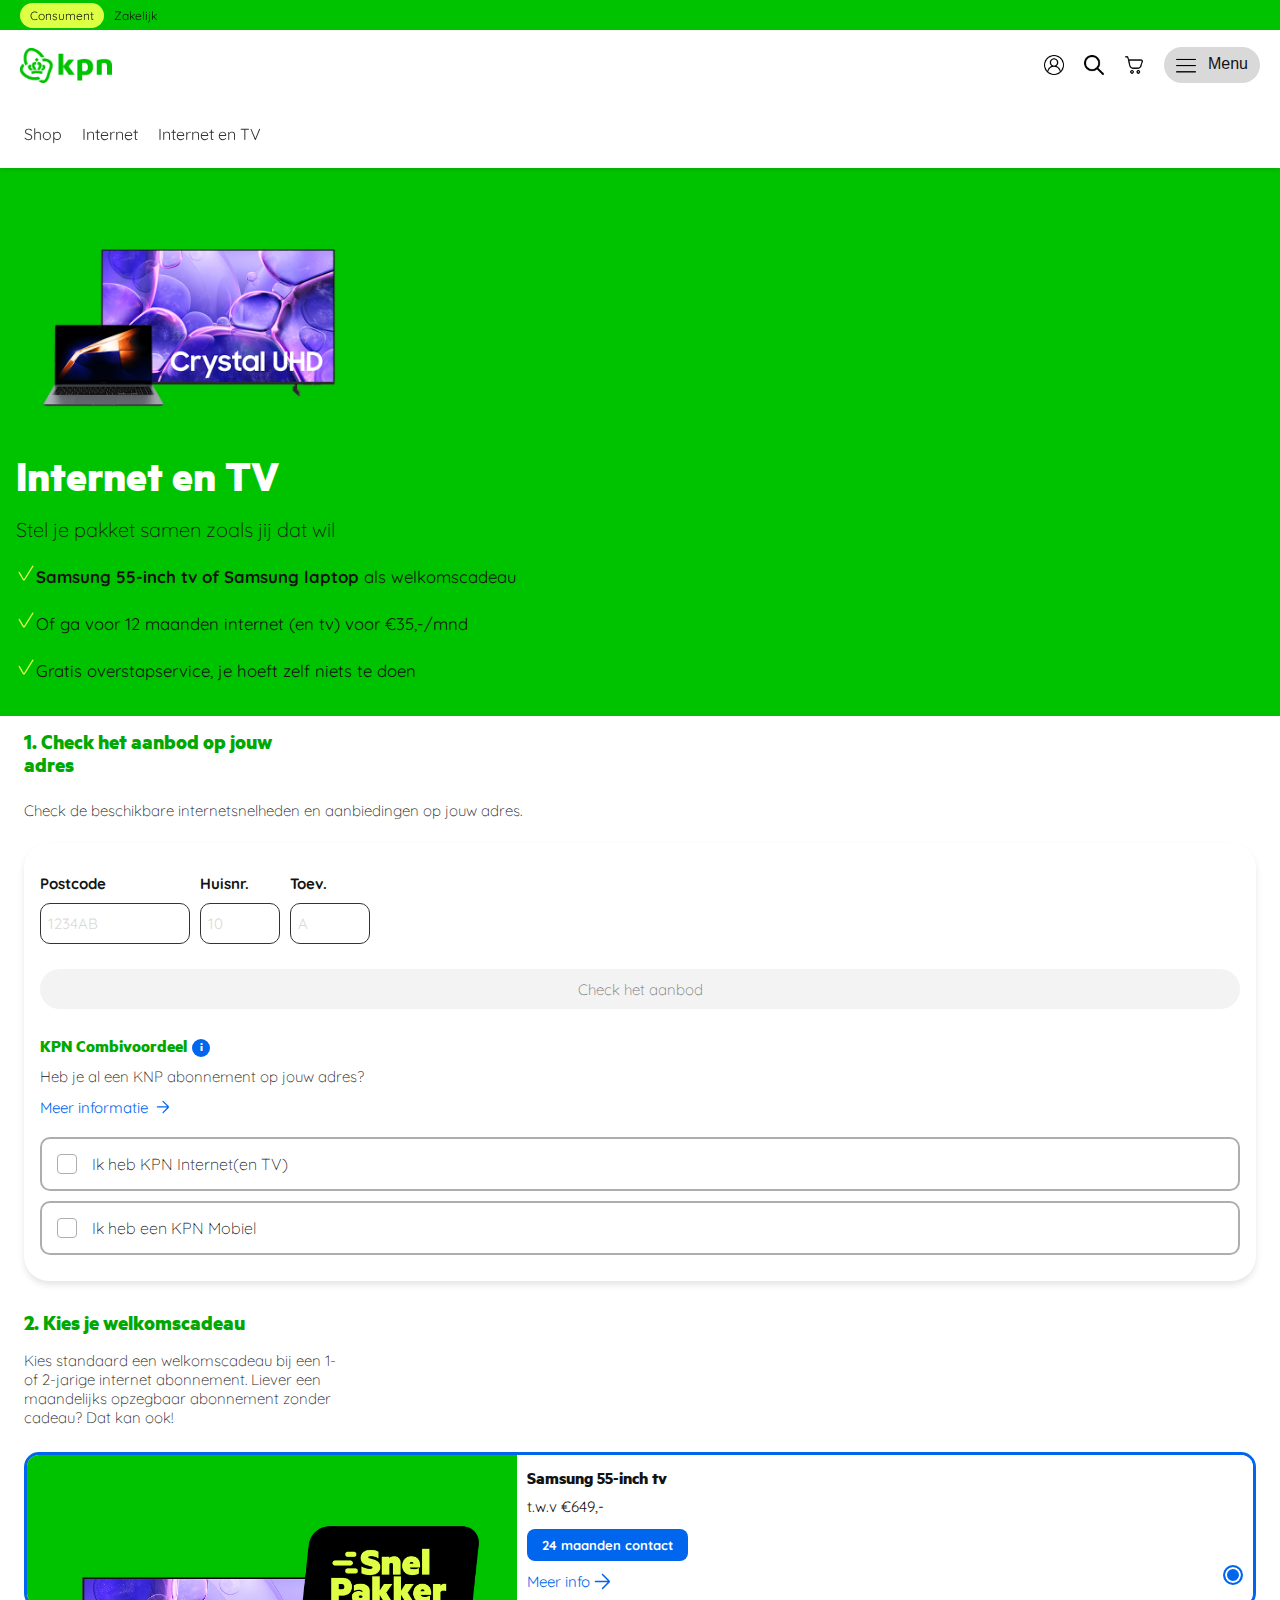
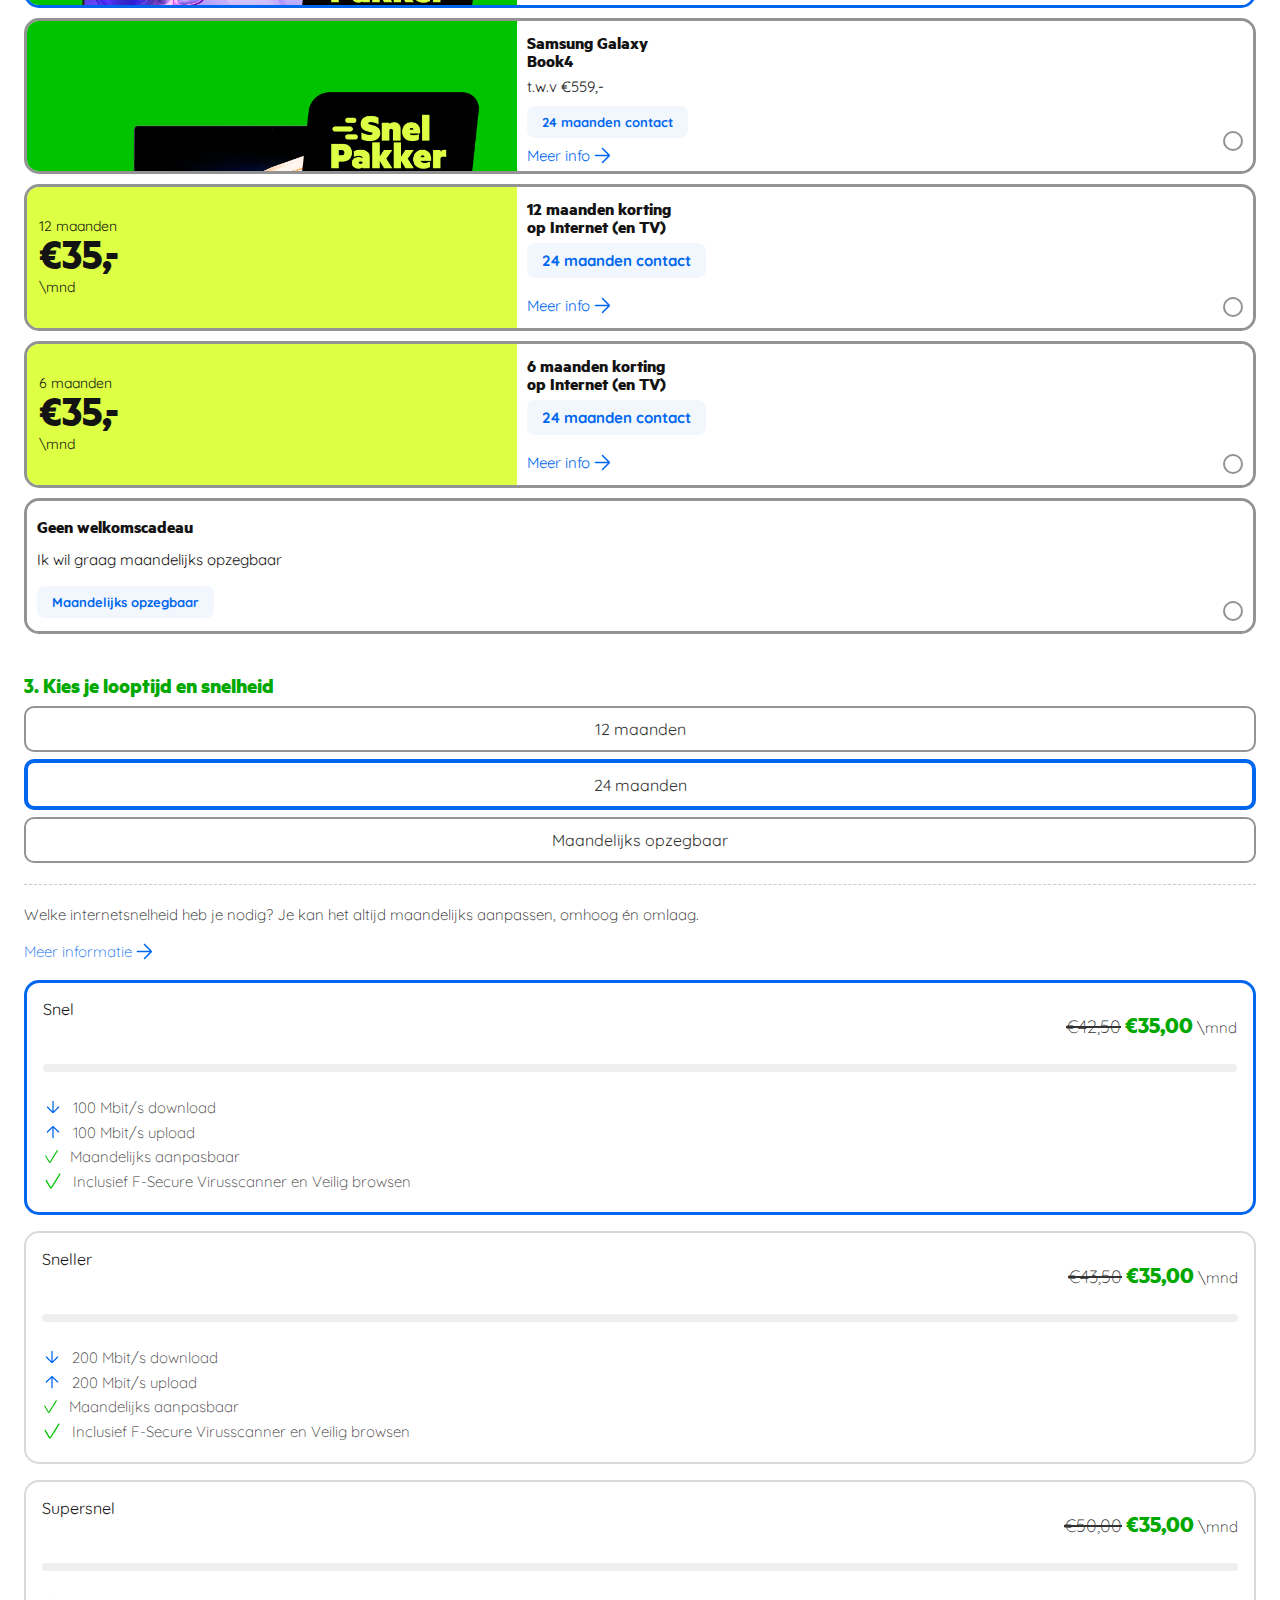
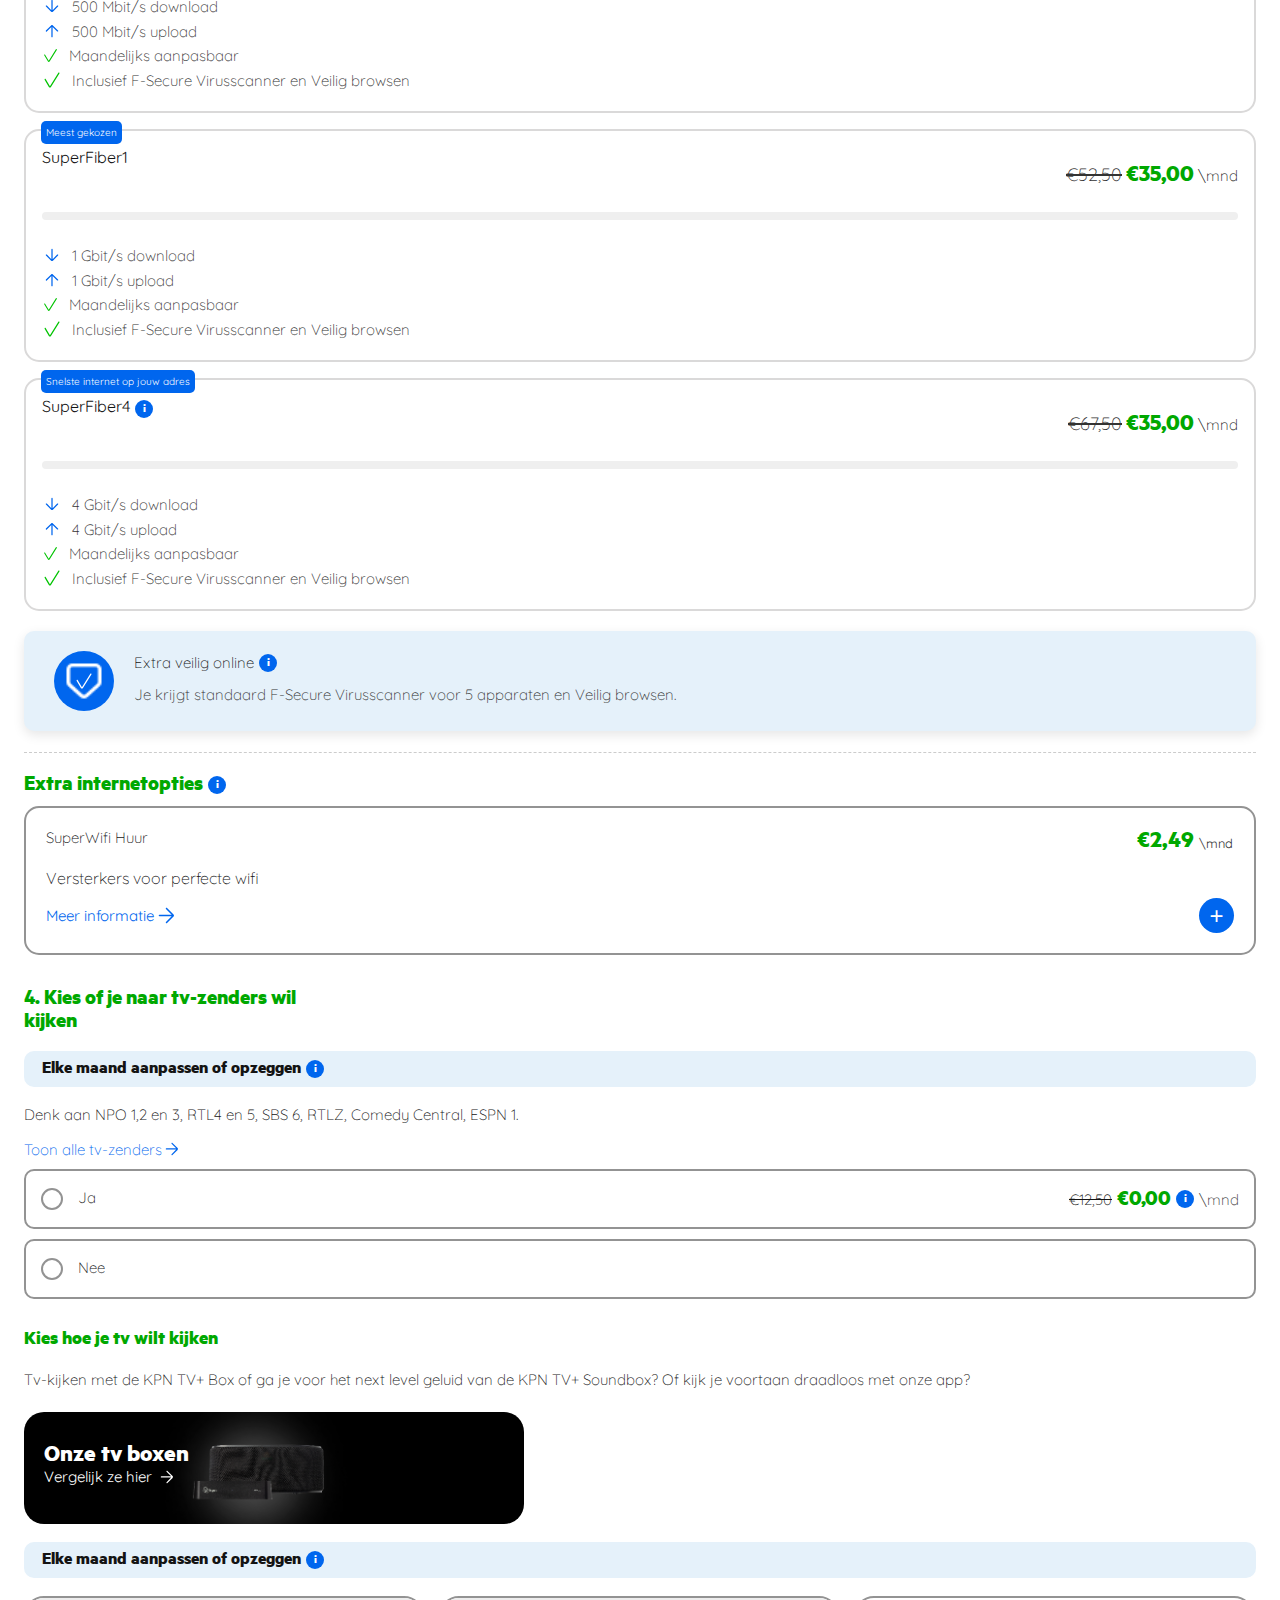
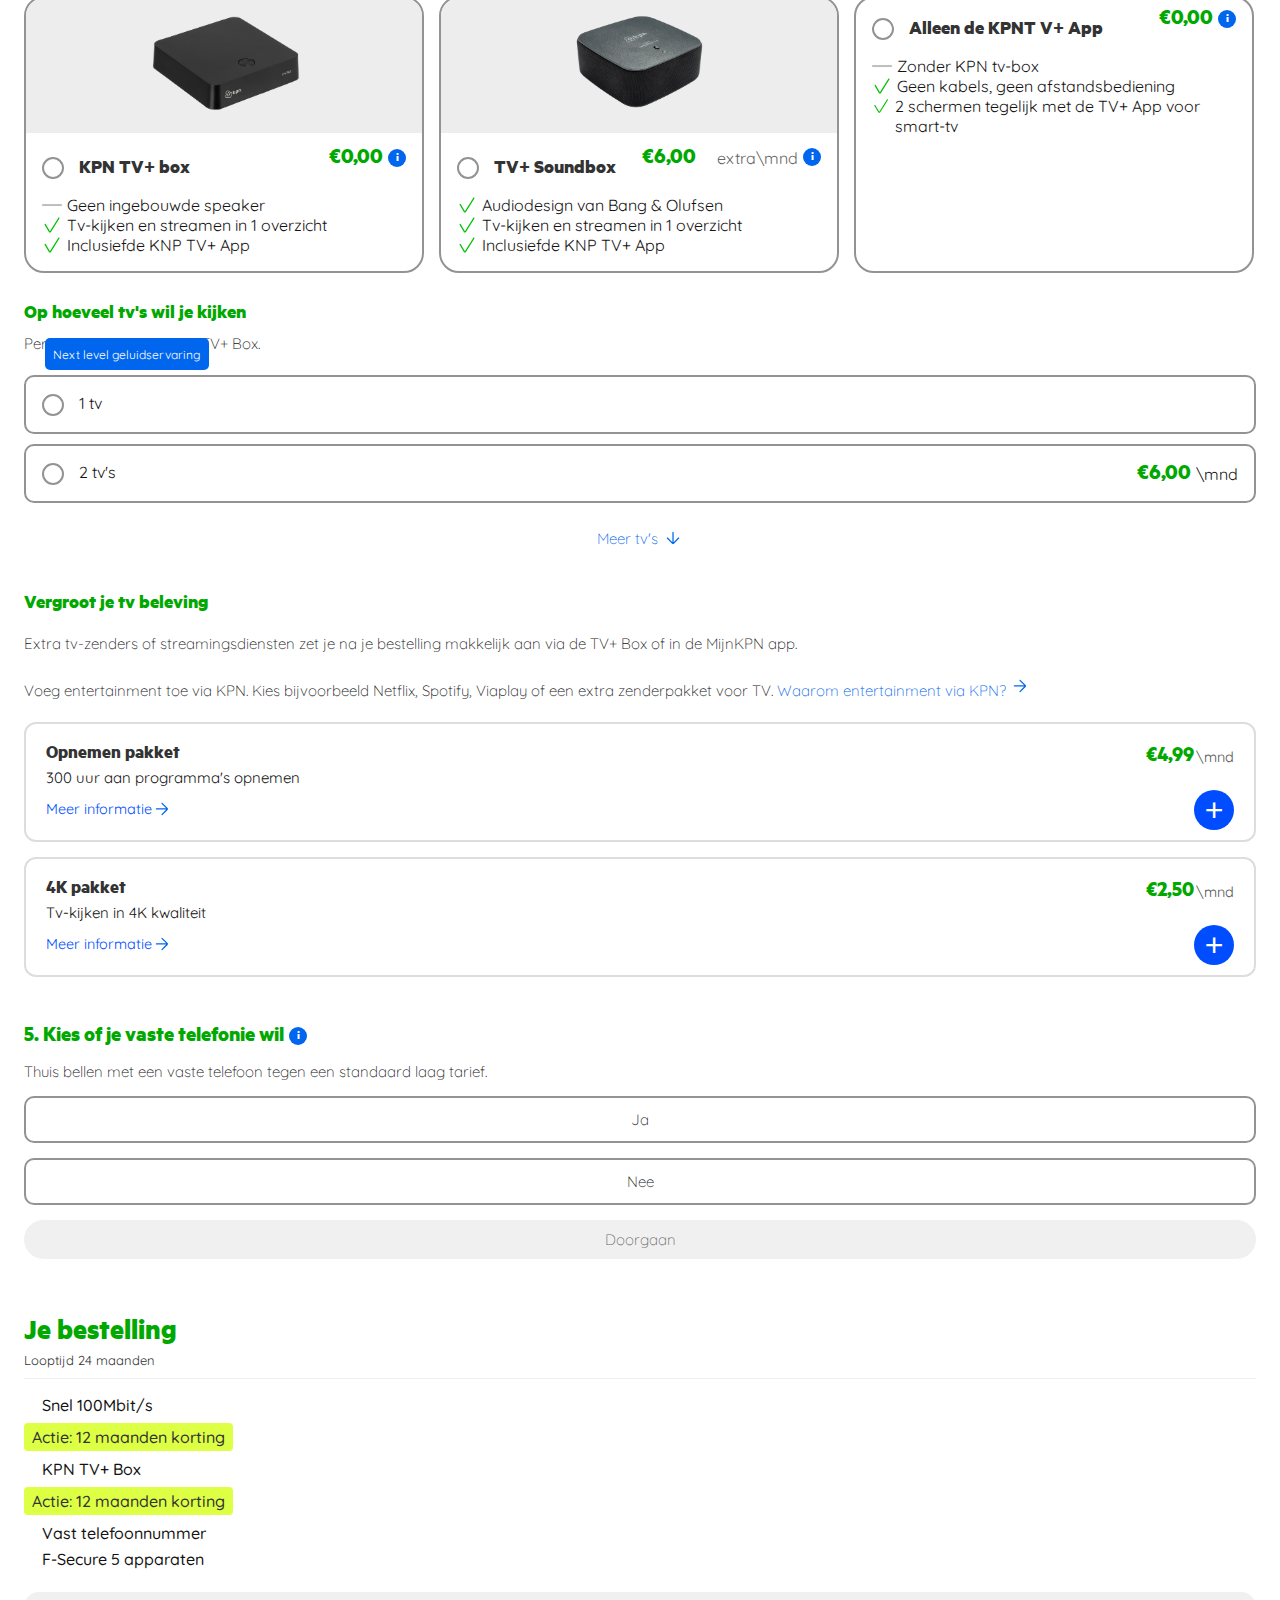
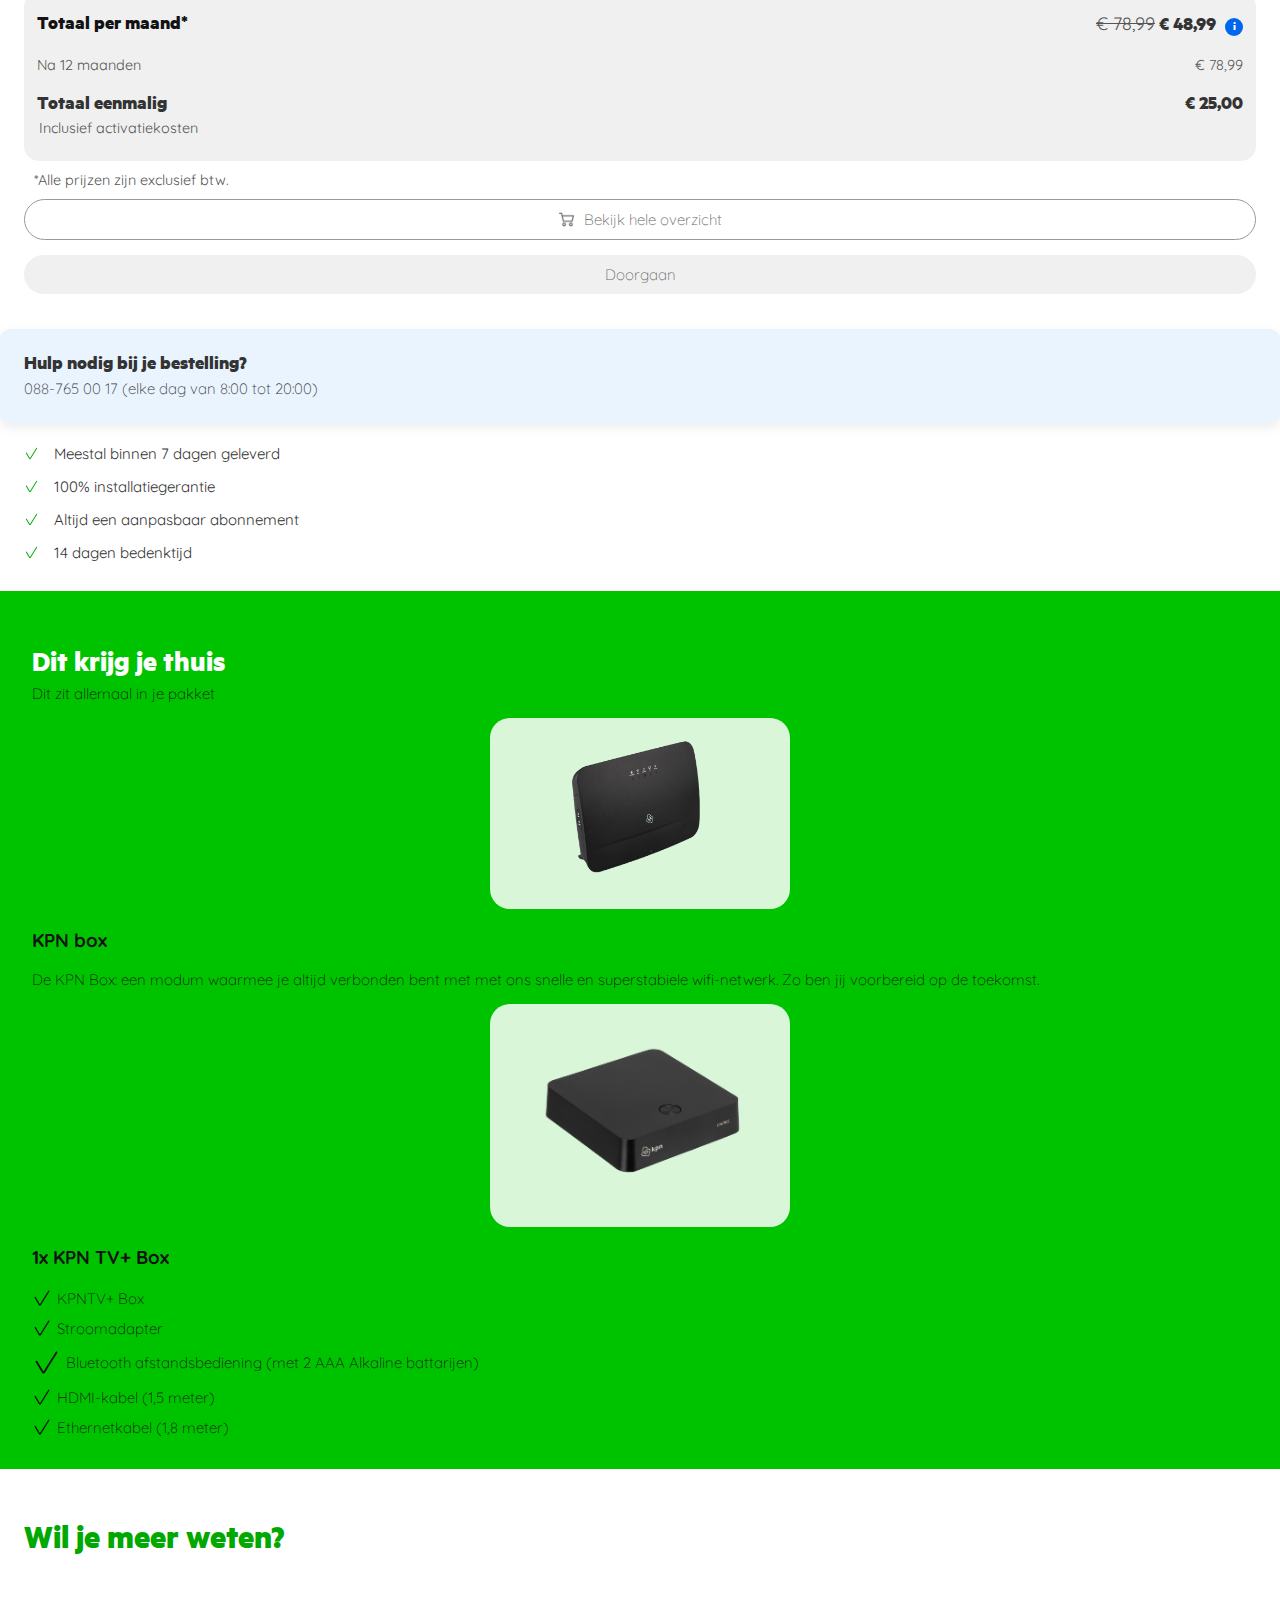
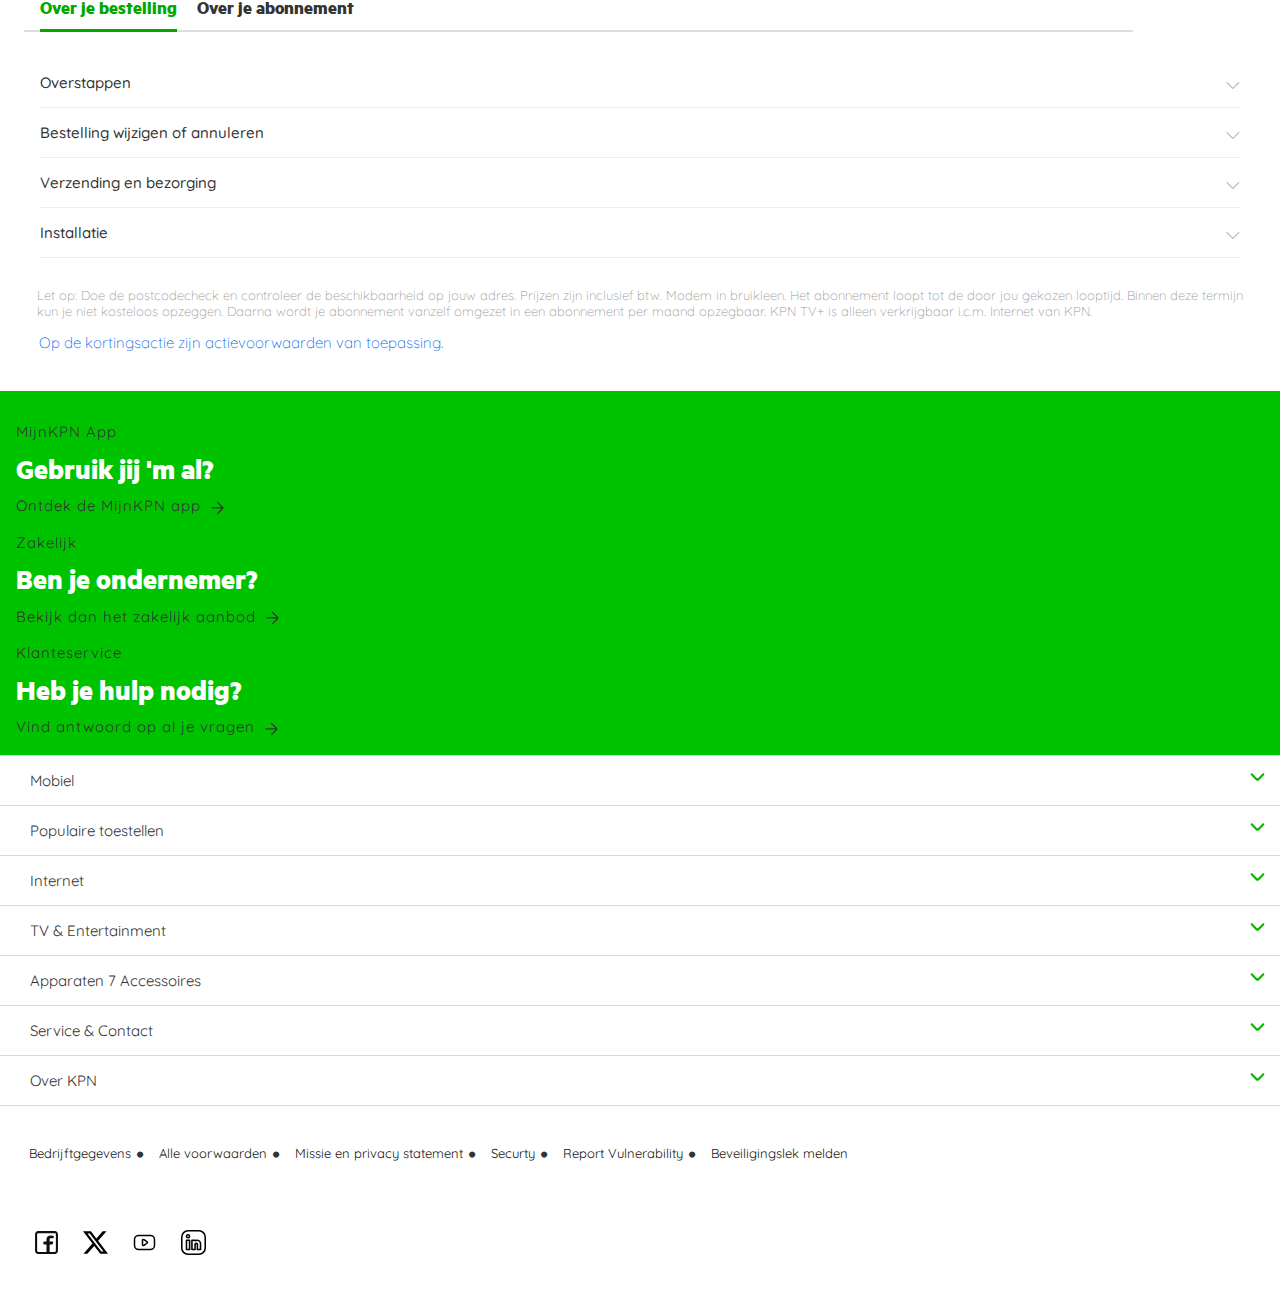
<file: shop.html>
<!DOCTYPE html>
<html lang="nl">
	
<head>
	<meta charset="UTF-8">
	<meta name="author" content="Nadja">
	<meta name="viewport" content="width=device-width, initial-scale=1">
	
	<title>kpn</title>
	
	<link href="algemeen.css" rel="stylesheet">
    <link href="pagina2.css" rel="stylesheet">
	<link rel="icon" type="image/svg+xml" href="images/favicon.svg">
</head>

<body>
	<script defer src="script.js"></script>
	<header>
        <nav class="mini-nav">
            <a href= "https://www.kpn.com/?tv=ja&?icid=quicktile1" > Consument </a> 
            <a href= "https://www.kpn.com/zakelijk?tv=ja&?icid=quicktile1" > Zakelijk </a> 
        </nav> 
        <nav class="main-nav">
            <img src="images/kpn-logo.png" alt="kpn logo">
            <ul class="icon-list">
            <li><a><img src="images/profile.png" alt="profiel-icon"></a></li>
            <li><img src="images/search.png" alt="vergrootglas"></li>
            <li><a><img src="images/cart.png" alt="winkelkar"></a></li>   
            </ul>
            <form>
                <input type="text" placeholder="Zoeken...">
                <button type="submit"></button>
            </form>
           <button id="menuToggle" class="menu-button">
                <span class="open-state">
                    <img src="images/hamburger.png" alt="hamburgermenu"> Menu
                </span>
                <span class="close-state">
                    <img src="images/close.png" alt="sluiticon"> Sluit
                </span>
            </button>
            <ul>
                <li>Internet en Tv</li>
                <li>Mobiel</li>
                <li>Extra diensten</li>
                <li>Voor jou</li>
                <li>Service</li>
                <li> <img src="images/profile.png" alt="profiel icon">Mijn kpn</li>
                <li> <img src="images/email.png" alt="mail icon"> Webmail</li>
                <li>Glasvezelnetwerk</li>
                <li>Daarom KPN</li>
            </ul>
        </nav>  
        <nav >
            <ul class="derde-nav">
                <li><a href="#">Shop</a></li>
                <li><a href="#">Internet</a></li>
                <li><a href="#">Internet en TV</a></li>
            </ul>
        </nav> 
    </header>
    <main>
        <section>
            <img src="images/34_snelpakker_laptop_tv_transp__1_.png" alt="Samsung 55-inch tv en Samsung laptop"> 
            <h1>Internet en TV</h1>
            <h2>Stel je pakket samen zoals jij dat wil</h2> 
            
            <p><svg xmlns="http://www.w3.org/2000/svg" viewBox="0 0 16 16" width="100%" height="100%" focusable="false" fill="currentColor" aria-hidden="true"><defs></defs><g><rect width="16" height="16" fill="none"></rect></g><g><path d="M13.92,2.77l-6.74,10.76c-.19.3-.5.47-.84.47h0c-.35,0-.66-.19-.85-.49l-3.42-5.7c-.14-.24-.06-.54.17-.69.24-.14.54-.07.69.17l3.42,5.7L13.08,2.23c.15-.23.46-.3.69-.16.23.15.31.46.16.69Z"></path></g></svg><strong>Samsung 55-inch tv of Samsung laptop</strong> als welkomscadeau</p>
            <p><svg xmlns="http://www.w3.org/2000/svg" viewBox="0 0 16 16" width="100%" height="100%" focusable="false" fill="currentColor" aria-hidden="true"><defs></defs><g><rect width="16" height="16" fill="none"></rect></g><g><path d="M13.92,2.77l-6.74,10.76c-.19.3-.5.47-.84.47h0c-.35,0-.66-.19-.85-.49l-3.42-5.7c-.14-.24-.06-.54.17-.69.24-.14.54-.07.69.17l3.42,5.7L13.08,2.23c.15-.23.46-.3.69-.16.23.15.31.46.16.69Z"></path></g></svg>Of ga voor 12 maanden internet (en tv) voor €35,-/mnd</p>
            <p><svg xmlns="http://www.w3.org/2000/svg" viewBox="0 0 16 16" width="100%" height="100%" focusable="false" fill="currentColor" aria-hidden="true"><defs></defs><g><rect width="16" height="16" fill="none"></rect></g><g><path d="M13.92,2.77l-6.74,10.76c-.19.3-.5.47-.84.47h0c-.35,0-.66-.19-.85-.49l-3.42-5.7c-.14-.24-.06-.54.17-.69.24-.14.54-.07.69.17l3.42,5.7L13.08,2.23c.15-.23.46-.3.69-.16.23.15.31.46.16.69Z"></path></g></svg>Gratis overstapservice, je hoeft zelf niets te doen</p>
        </section>
        <section>
            <h2>1. Check het aanbod op jouw adres</h2>
            <p>Check de beschikbare internetsnelheden en aanbiedingen op jouw adres.</p>
            <form>
                <fieldset>
                 <label>Postcode<input type="text" value="1234AB" required pattern="[0-9]{4}\s? [A-Z]{2}"></label>
                 <label>Huisnr.<input type="text" value="10"></label> 
                 <label>Toev.<input type="text" value="A"></label>  
                 <button type="submit">Check het aanbod</button>
                </fieldset>
                <h3>KPN Combivoordeel<span class="info-icon">i</span></h3>
                <p>Heb je al een KNP abonnement op jouw adres?</p>
                <a href="#">Meer informatie <svg xmlns="http://www.w3.org/2000/svg" viewBox="0 0 16 16" width="100%" height="100%" focusable="false" fill="" aria-hidden="true"><defs></defs><g><rect width="16" height="16" fill="none"></rect></g><g><path d="M12.5,8.7l-4.14,4.14c-.1.1-.23.15-.35.15s-.26-.05-.35-.15c-.2-.2-.2-.51,0-.71l3.64-3.64H3.5c-.28,0-.5-.22-.5-.5s.22-.5.5-.5h7.8l-3.65-3.64c-.2-.2-.2-.51,0-.71s.51-.2.71,0l4.14,4.14c.39.39.39,1.02,0,1.41Z"></path></g></svg></a> 
                <label><input type="checkbox"><span>Ik heb KPN Internet(en TV)</span></label>
                <label><input type="checkbox"><span>Ik heb een KPN Mobiel</span> </label>
            </form>
       </section>
       <section>
            <h2>2. Kies je welkomscadeau</h2>
            <p>Kies standaard een welkomscadeau bij een 1-of 2-jarige internet abonnement. Liever een maandelijks opzegbaar abonnement zonder cadeau? Dat kan ook!</p>
            <form> 
                <label class="keuze-optie">
                    <input type="radio" name="product" id="SamsungTv">
                        <div class="custom-radio"></div>
                    
                    <div class="grid-container">
                        <div class="product-visual">
                            <img src="images/36_Welkomstcadeau_tv.png" alt="Samsung tv 55-inch">
                        </div>
                        <div class="product-info">
                            <h3>Samsung 55-inch tv</h3>
                            <p>t.w.v €649,-</p>
                            <p class="contract-badge">24 maanden contact</p>
                            <a href="#">Meer info <svg xmlns="http://www.w3.org/2000/svg" viewBox="0 0 16 16" width="100%" height="100%" focusable="false" fill="" aria-hidden="true"><defs></defs><g><rect width="16" height="16" fill="none"></rect></g><g><path d="M12.5,8.7l-4.14,4.14c-.1.1-.23.15-.35.15s-.26-.05-.35-.15c-.2-.2-.2-.51,0-.71l3.64-3.64H3.5c-.28,0-.5-.22-.5-.5s.22-.5.5-.5h7.8l-3.65-3.64c-.2-.2-.2-.51,0-.71s.51-.2.71,0l4.14,4.14c.39.39.39,1.02,0,1.41Z"></path></g></svg></a>
                        </div>
                    </div>
                </label>

                <label class="keuze-optie">
                    <input type="radio" name="product" id="SamsungLaptop">
                        <div class="custom-radio"></div>
                   
                    <div class="grid-container">
                        <div class="product-visual">
                            <img src="images/35_Welkomstcadeau_laptop.png" alt="Samsung laptop">
                        </div>
                        <div class="product-info">
                            <h3>Samsung Galaxy Book4</h3>
                            <p>t.w.v €559,-</p>
                            <p class="contract-badge">24 maanden contact</p>
                            <a href="#">Meer info <svg xmlns="http://www.w3.org/2000/svg" viewBox="0 0 16 16" width="100%" height="100%" focusable="false" fill="" aria-hidden="true"><defs></defs><g><rect width="16" height="16" fill="none"></rect></g><g><path d="M12.5,8.7l-4.14,4.14c-.1.1-.23.15-.35.15s-.26-.05-.35-.15c-.2-.2-.2-.51,0-.71l3.64-3.64H3.5c-.28,0-.5-.22-.5-.5s.22-.5.5-.5h7.8l-3.65-3.64c-.2-.2-.2-.51,0-.71s.51-.2.71,0l4.14,4.14c.39.39.39,1.02,0,1.41Z"></path></g></svg></a>
                        </div>
                    </div>
                </label>

                <label class="keuze-optie">
                    <input type="radio" name="product" id="twaalf-maanden">
                        <div class="custom-radio"></div>
                    
                    <div class="grid-container">
                        <div class="prijs-tekst">
                            <p>12 maanden</p>
                            <p>€35,-</p>
                            <p>\mnd</p>
                        </div>
                        <div class="product-info">
                            <h3>12 maanden korting op Internet (en TV)</h3>
                            <p class="contract-badge">24 maanden contact</p>
                            <a href="#">Meer info <svg xmlns="http://www.w3.org/2000/svg" viewBox="0 0 16 16" width="100%" height="100%" focusable="false" fill="" aria-hidden="true"><defs></defs><g><rect width="16" height="16" fill="none"></rect></g><g><path d="M12.5,8.7l-4.14,4.14c-.1.1-.23.15-.35.15s-.26-.05-.35-.15c-.2-.2-.2-.51,0-.71l3.64-3.64H3.5c-.28,0-.5-.22-.5-.5s.22-.5.5-.5h7.8l-3.65-3.64c-.2-.2-.2-.51,0-.71s.51-.2.71,0l4.14,4.14c.39.39.39,1.02,0,1.41Z"></path></g></svg></a>
                        </div>
                    </div>
                </label>

                <label class="keuze-optie">
                    <input type="radio" name="product" id="zes-maanden">
                        <div class="custom-radio"></div>
                    
                    <div class="grid-container">
                        <div class="prijs-tekst">
                            <p>6 maanden</p>
                            <p>€35,-</p>
                            <p>\mnd</p>
                        </div>
                        <div class="product-info">
                            <h3>6 maanden korting op Internet (en TV)</h3>
                            <p class="contract-badge">24 maanden contact</p>
                            <a href="#">Meer info <svg xmlns="http://www.w3.org/2000/svg" viewBox="0 0 16 16" width="100%" height="100%" focusable="false" fill="" aria-hidden="true"><defs></defs><g><rect width="16" height="16" fill="none"></rect></g><g><path d="M12.5,8.7l-4.14,4.14c-.1.1-.23.15-.35.15s-.26-.05-.35-.15c-.2-.2-.2-.51,0-.71l3.64-3.64H3.5c-.28,0-.5-.22-.5-.5s.22-.5.5-.5h7.8l-3.65-3.64c-.2-.2-.2-.51,0-.71s.51-.2.71,0l4.14,4.14c.39.39.39,1.02,0,1.41Z"></path></g></svg></a>
                        </div>
                   </div>
                </label>
                
                <label class="keuze-optie">
                    <input type="radio" name="product" id="opzegbaar">
                        <div class="custom-radio"></div>
                   
                    <div class="product-info">
                        <h3>Geen welkomscadeau</h3>
                        <p>Ik wil graag maandelijks opzegbaar</p>
                        <p class="contract-badge">Maandelijks opzegbaar</p>
                    </div>   
                </label>
           </form>
          </section>
        <section>
           <h2>3. Kies je looptijd en snelheid</h2>
           <form>
            <label class="looptijd-optie">
                <input type="radio" name="looptijd" value="12maanden">
                <span>12 maanden</span>
            </label>

            <label class="looptijd-optie">
                <input type="radio" name="looptijd" value="24maanden">
                <span>24 maanden</span>
            </label>

            <label class="looptijd-optie">
                <input type="radio" name="looptijd" value="maandelijks">
                <span>Maandelijks opzegbaar</span>
            </label>
           </form>
           <div class="stippellijn"></div>
        
            <p>Welke internetsnelheid heb je nodig? Je kan het altijd maandelijks aanpassen, omhoog én omlaag.</p>
            <a href="#">Meer informatie <svg xmlns="http://www.w3.org/2000/svg" viewBox="0 0 16 16" width="100%" height="100%" focusable="false" fill="" aria-hidden="true"><defs></defs><g><rect width="16" height="16" fill="none"></rect></g><g><path d="M12.5,8.7l-4.14,4.14c-.1.1-.23.15-.35.15s-.26-.05-.35-.15c-.2-.2-.2-.51,0-.71l3.64-3.64H3.5c-.28,0-.5-.22-.5-.5s.22-.5.5-.5h7.8l-3.65-3.64c-.2-.2-.2-.51,0-.71s.51-.2.71,0l4.14,4.14c.39.39.39,1.02,0,1.41Z"></path></g></svg></a> 

            <form class="internet-opties">
                <label class="internetsnelheid-optie">
                    <input type="radio" name="internetsnelheid" value="snel">
                    <span>Snel</span>
                    <p>
                        <del>€42,50</del> 
                        <span>€35,00</span>
                        <span>\mnd</span>
                    </p>
                    <div class="progress-bar-container">
                        <div class="progress-fill"></div>
                    </div>
                    <ul>
                        <li><svg xmlns="http://www.w3.org/2000/svg" viewBox="0 0 16 16" width="100%" height="100%" focusable="false" fill="" aria-hidden="true"><defs></defs><g><rect width="16" height="16" fill="none"></rect></g><g><path d="M12.5,8.7l-4.14,4.14c-.1.1-.23.15-.35.15s-.26-.05-.35-.15c-.2-.2-.2-.51,0-.71l3.64-3.64H3.5c-.28,0-.5-.22-.5-.5s.22-.5.5-.5h7.8l-3.65-3.64c-.2-.2-.2-.51,0-.71s.51-.2.71,0l4.14,4.14c.39.39.39,1.02,0,1.41Z"></path></g></svg>100 Mbit/s download</li>
                        <li><svg xmlns="http://www.w3.org/2000/svg" viewBox="0 0 16 16" width="100%" height="100%" focusable="false" fill="" aria-hidden="true"><defs></defs><g><rect width="16" height="16" fill="none"></rect></g><g><path d="M12.5,8.7l-4.14,4.14c-.1.1-.23.15-.35.15s-.26-.05-.35-.15c-.2-.2-.2-.51,0-.71l3.64-3.64H3.5c-.28,0-.5-.22-.5-.5s.22-.5.5-.5h7.8l-3.65-3.64c-.2-.2-.2-.51,0-.71s.51-.2.71,0l4.14,4.14c.39.39.39,1.02,0,1.41Z"></path></g></svg>100 Mbit/s upload</li>
                        <li><svg xmlns="http://www.w3.org/2000/svg" viewBox="0 0 16 16" width="100%" height="100%" focusable="false" fill="currentColor" aria-hidden="true"><defs></defs><g><rect width="16" height="16" fill="none"></rect></g><g><path d="M13.92,2.77l-6.74,10.76c-.19.3-.5.47-.84.47h0c-.35,0-.66-.19-.85-.49l-3.42-5.7c-.14-.24-.06-.54.17-.69.24-.14.54-.07.69.17l3.42,5.7L13.08,2.23c.15-.23.46-.3.69-.16.23.15.31.46.16.69Z"></path></g></svg>Maandelijks aanpasbaar</li>
                        <li><svg xmlns="http://www.w3.org/2000/svg" viewBox="0 0 16 16" width="100%" height="100%" focusable="false" fill="currentColor" aria-hidden="true"><defs></defs><g><rect width="16" height="16" fill="none"></rect></g><g><path d="M13.92,2.77l-6.74,10.76c-.19.3-.5.47-.84.47h0c-.35,0-.66-.19-.85-.49l-3.42-5.7c-.14-.24-.06-.54.17-.69.24-.14.54-.07.69.17l3.42,5.7L13.08,2.23c.15-.23.46-.3.69-.16.23.15.31.46.16.69Z"></path></g></svg>Inclusief F-Secure Virusscanner en Veilig browsen</li>
                    </ul>
                </label>

                <label class="internetsnelheid-optie">
                    <input type="radio" name="internetsnelheid" value="sneller">
                    <span>Sneller</span>
                    <p>
                        <del>€43,50</del> 
                        <span>€35,00</span>
                        <span>\mnd</span>
                    </p>
                    <div class="progress-bar-container">
                        <div class="progress-fill"></div>
                    </div>
                    <ul>
                        <li><svg xmlns="http://www.w3.org/2000/svg" viewBox="0 0 16 16" width="100%" height="100%" focusable="false" fill="" aria-hidden="true"><defs></defs><g><rect width="16" height="16" fill="none"></rect></g><g><path d="M12.5,8.7l-4.14,4.14c-.1.1-.23.15-.35.15s-.26-.05-.35-.15c-.2-.2-.2-.51,0-.71l3.64-3.64H3.5c-.28,0-.5-.22-.5-.5s.22-.5.5-.5h7.8l-3.65-3.64c-.2-.2-.2-.51,0-.71s.51-.2.71,0l4.14,4.14c.39.39.39,1.02,0,1.41Z"></path></g></svg>200 Mbit/s download</li>
                        <li><svg xmlns="http://www.w3.org/2000/svg" viewBox="0 0 16 16" width="100%" height="100%" focusable="false" fill="" aria-hidden="true"><defs></defs><g><rect width="16" height="16" fill="none"></rect></g><g><path d="M12.5,8.7l-4.14,4.14c-.1.1-.23.15-.35.15s-.26-.05-.35-.15c-.2-.2-.2-.51,0-.71l3.64-3.64H3.5c-.28,0-.5-.22-.5-.5s.22-.5.5-.5h7.8l-3.65-3.64c-.2-.2-.2-.51,0-.71s.51-.2.71,0l4.14,4.14c.39.39.39,1.02,0,1.41Z"></path></g></svg>200 Mbit/s upload</li>
                        <li><svg xmlns="http://www.w3.org/2000/svg" viewBox="0 0 16 16" width="100%" height="100%" focusable="false" fill="currentColor" aria-hidden="true"><defs></defs><g><rect width="16" height="16" fill="none"></rect></g><g><path d="M13.92,2.77l-6.74,10.76c-.19.3-.5.47-.84.47h0c-.35,0-.66-.19-.85-.49l-3.42-5.7c-.14-.24-.06-.54.17-.69.24-.14.54-.07.69.17l3.42,5.7L13.08,2.23c.15-.23.46-.3.69-.16.23.15.31.46.16.69Z"></path></g></svg>Maandelijks aanpasbaar</li>
                        <li><svg xmlns="http://www.w3.org/2000/svg" viewBox="0 0 16 16" width="100%" height="100%" focusable="false" fill="currentColor" aria-hidden="true"><defs></defs><g><rect width="16" height="16" fill="none"></rect></g><g><path d="M13.92,2.77l-6.74,10.76c-.19.3-.5.47-.84.47h0c-.35,0-.66-.19-.85-.49l-3.42-5.7c-.14-.24-.06-.54.17-.69.24-.14.54-.07.69.17l3.42,5.7L13.08,2.23c.15-.23.46-.3.69-.16.23.15.31.46.16.69Z"></path></g></svg>Inclusief F-Secure Virusscanner en Veilig browsen</li>
                    </ul>
                </label>

                <label class="internetsnelheid-optie">
                    <input type="radio" name="internetsnelheid" value="supersnel">
                    <span>Supersnel</span>
                    <p>
                        <del>€50,00</del> 
                        <span>€35,00</span>
                        <span>\mnd</span>
                    </p>
                    <div class="progress-bar-container">
                        <div class="progress-fill"></div>
                    </div>
                    <ul>
                        <li><svg xmlns="http://www.w3.org/2000/svg" viewBox="0 0 16 16" width="100%" height="100%" focusable="false" fill="" aria-hidden="true"><defs></defs><g><rect width="16" height="16" fill="none"></rect></g><g><path d="M12.5,8.7l-4.14,4.14c-.1.1-.23.15-.35.15s-.26-.05-.35-.15c-.2-.2-.2-.51,0-.71l3.64-3.64H3.5c-.28,0-.5-.22-.5-.5s.22-.5.5-.5h7.8l-3.65-3.64c-.2-.2-.2-.51,0-.71s.51-.2.71,0l4.14,4.14c.39.39.39,1.02,0,1.41Z"></path></g></svg>500 Mbit/s download</li>
                        <li><svg xmlns="http://www.w3.org/2000/svg" viewBox="0 0 16 16" width="100%" height="100%" focusable="false" fill="" aria-hidden="true"><defs></defs><g><rect width="16" height="16" fill="none"></rect></g><g><path d="M12.5,8.7l-4.14,4.14c-.1.1-.23.15-.35.15s-.26-.05-.35-.15c-.2-.2-.2-.51,0-.71l3.64-3.64H3.5c-.28,0-.5-.22-.5-.5s.22-.5.5-.5h7.8l-3.65-3.64c-.2-.2-.2-.51,0-.71s.51-.2.71,0l4.14,4.14c.39.39.39,1.02,0,1.41Z"></path></g></svg>500 Mbit/s upload</li>
                        <li><svg xmlns="http://www.w3.org/2000/svg" viewBox="0 0 16 16" width="100%" height="100%" focusable="false" fill="currentColor" aria-hidden="true"><defs></defs><g><rect width="16" height="16" fill="none"></rect></g><g><path d="M13.92,2.77l-6.74,10.76c-.19.3-.5.47-.84.47h0c-.35,0-.66-.19-.85-.49l-3.42-5.7c-.14-.24-.06-.54.17-.69.24-.14.54-.07.69.17l3.42,5.7L13.08,2.23c.15-.23.46-.3.69-.16.23.15.31.46.16.69Z"></path></g></svg>Maandelijks aanpasbaar</li>
                        <li><svg xmlns="http://www.w3.org/2000/svg" viewBox="0 0 16 16" width="100%" height="100%" focusable="false" fill="currentColor" aria-hidden="true"><defs></defs><g><rect width="16" height="16" fill="none"></rect></g><g><path d="M13.92,2.77l-6.74,10.76c-.19.3-.5.47-.84.47h0c-.35,0-.66-.19-.85-.49l-3.42-5.7c-.14-.24-.06-.54.17-.69.24-.14.54-.07.69.17l3.42,5.7L13.08,2.23c.15-.23.46-.3.69-.16.23.15.31.46.16.69Z"></path></g></svg>Inclusief F-Secure Virusscanner en Veilig browsen</li>
                    </ul>
                </label>

                <label class="internetsnelheid-optie">
                    <input type="radio" name="internetsnelheid" value="superfiber1">
                    <span>SuperFiber1</span>
                    <span class="sticker">Meest gekozen</span>
                    <p>
                        <del>€52,50</del> 
                        <span>€35,00</span>
                        <span>\mnd</span>
                    </p>
                    <div class="progress-bar-container">
                        <div class="progress-fill"></div>
                    </div>
                    <ul>
                        <li><svg xmlns="http://www.w3.org/2000/svg" viewBox="0 0 16 16" width="100%" height="100%" focusable="false" fill="" aria-hidden="true"><defs></defs><g><rect width="16" height="16" fill="none"></rect></g><g><path d="M12.5,8.7l-4.14,4.14c-.1.1-.23.15-.35.15s-.26-.05-.35-.15c-.2-.2-.2-.51,0-.71l3.64-3.64H3.5c-.28,0-.5-.22-.5-.5s.22-.5.5-.5h7.8l-3.65-3.64c-.2-.2-.2-.51,0-.71s.51-.2.71,0l4.14,4.14c.39.39.39,1.02,0,1.41Z"></path></g></svg>1 Gbit/s download</li>
                        <li><svg xmlns="http://www.w3.org/2000/svg" viewBox="0 0 16 16" width="100%" height="100%" focusable="false" fill="" aria-hidden="true"><defs></defs><g><rect width="16" height="16" fill="none"></rect></g><g><path d="M12.5,8.7l-4.14,4.14c-.1.1-.23.15-.35.15s-.26-.05-.35-.15c-.2-.2-.2-.51,0-.71l3.64-3.64H3.5c-.28,0-.5-.22-.5-.5s.22-.5.5-.5h7.8l-3.65-3.64c-.2-.2-.2-.51,0-.71s.51-.2.71,0l4.14,4.14c.39.39.39,1.02,0,1.41Z"></path></g></svg>1 Gbit/s upload</li>
                        <li><svg xmlns="http://www.w3.org/2000/svg" viewBox="0 0 16 16" width="100%" height="100%" focusable="false" fill="currentColor" aria-hidden="true"><defs></defs><g><rect width="16" height="16" fill="none"></rect></g><g><path d="M13.92,2.77l-6.74,10.76c-.19.3-.5.47-.84.47h0c-.35,0-.66-.19-.85-.49l-3.42-5.7c-.14-.24-.06-.54.17-.69.24-.14.54-.07.69.17l3.42,5.7L13.08,2.23c.15-.23.46-.3.69-.16.23.15.31.46.16.69Z"></path></g></svg>Maandelijks aanpasbaar</li>
                        <li><svg xmlns="http://www.w3.org/2000/svg" viewBox="0 0 16 16" width="100%" height="100%" focusable="false" fill="currentColor" aria-hidden="true"><defs></defs><g><rect width="16" height="16" fill="none"></rect></g><g><path d="M13.92,2.77l-6.74,10.76c-.19.3-.5.47-.84.47h0c-.35,0-.66-.19-.85-.49l-3.42-5.7c-.14-.24-.06-.54.17-.69.24-.14.54-.07.69.17l3.42,5.7L13.08,2.23c.15-.23.46-.3.69-.16.23.15.31.46.16.69Z"></path></g></svg>Inclusief F-Secure Virusscanner en Veilig browsen</li>
                    </ul>
                </label>

                <label class="internetsnelheid-optie">
                    <input type="radio" name="internetsnelheid" value="superfiber4">
                    <span>SuperFiber4<span class="info-icon">i</span></span>
                    <span class="sticker">Snelste internet op jouw adres</span>
                    <p>
                        <del>€67,50</del> 
                        <span>€35,00</span>
                        <span>\mnd</span>
                    </p>
                    <div class="progress-bar-container">
                        <div class="progress-fill"></div>
                    </div>
                    <ul>
                        <li><svg xmlns="http://www.w3.org/2000/svg" viewBox="0 0 16 16" width="100%" height="100%" focusable="false" fill="" aria-hidden="true"><defs></defs><g><rect width="16" height="16" fill="none"></rect></g><g><path d="M12.5,8.7l-4.14,4.14c-.1.1-.23.15-.35.15s-.26-.05-.35-.15c-.2-.2-.2-.51,0-.71l3.64-3.64H3.5c-.28,0-.5-.22-.5-.5s.22-.5.5-.5h7.8l-3.65-3.64c-.2-.2-.2-.51,0-.71s.51-.2.71,0l4.14,4.14c.39.39.39,1.02,0,1.41Z"></path></g></svg>4 Gbit/s download</li>
                        <li><svg xmlns="http://www.w3.org/2000/svg" viewBox="0 0 16 16" width="100%" height="100%" focusable="false" fill="" aria-hidden="true"><defs></defs><g><rect width="16" height="16" fill="none"></rect></g><g><path d="M12.5,8.7l-4.14,4.14c-.1.1-.23.15-.35.15s-.26-.05-.35-.15c-.2-.2-.2-.51,0-.71l3.64-3.64H3.5c-.28,0-.5-.22-.5-.5s.22-.5.5-.5h7.8l-3.65-3.64c-.2-.2-.2-.51,0-.71s.51-.2.71,0l4.14,4.14c.39.39.39,1.02,0,1.41Z"></path></g></svg>4 Gbit/s upload</li>
                        <li><svg xmlns="http://www.w3.org/2000/svg" viewBox="0 0 16 16" width="100%" height="100%" focusable="false" fill="currentColor" aria-hidden="true"><defs></defs><g><rect width="16" height="16" fill="none"></rect></g><g><path d="M13.92,2.77l-6.74,10.76c-.19.3-.5.47-.84.47h0c-.35,0-.66-.19-.85-.49l-3.42-5.7c-.14-.24-.06-.54.17-.69.24-.14.54-.07.69.17l3.42,5.7L13.08,2.23c.15-.23.46-.3.69-.16.23.15.31.46.16.69Z"></path></g></svg>Maandelijks aanpasbaar</li>
                        <li><svg xmlns="http://www.w3.org/2000/svg" viewBox="0 0 16 16" width="100%" height="100%" focusable="false" fill="currentColor" aria-hidden="true"><defs></defs><g><rect width="16" height="16" fill="none"></rect></g><g><path d="M13.92,2.77l-6.74,10.76c-.19.3-.5.47-.84.47h0c-.35,0-.66-.19-.85-.49l-3.42-5.7c-.14-.24-.06-.54.17-.69.24-.14.54-.07.69.17l3.42,5.7L13.08,2.23c.15-.23.46-.3.69-.16.23.15.31.46.16.69Z"></path></g></svg>Inclusief F-Secure Virusscanner en Veilig browsen</li>
                    </ul>
                </label>
            </form>
           
            <div class="container-veilig">
                <div class="icon-huis">
                    <img src="images/house.png" alt="huisje">
                    <svg xmlns="http://www.w3.org/2000/svg" viewBox="0 0 16 16" width="100%" height="100%" focusable="false" fill="currentColor" aria-hidden="true"><defs></defs><g><rect width="16" height="16" fill="none"></rect></g><g><path d="M13.92,2.77l-6.74,10.76c-.19.3-.5.47-.84.47h0c-.35,0-.66-.19-.85-.49l-3.42-5.7c-.14-.24-.06-.54.17-.69.24-.14.54-.07.69.17l3.42,5.7L13.08,2.23c.15-.23.46-.3.69-.16.23.15.31.46.16.69Z"></path></g></svg>
                </div>
                <p>Extra veilig online<span class="info-icon">i</span></p>
                <p>Je krijgt standaard F-Secure Virusscanner voor 5 apparaten en Veilig browsen.</p>
            </div>

            <div class="stippellijn"></div>

            <h3>Extra internetopties<span class="info-icon">i</span></h3>
            <div class="superwifi">
                <p>SuperWifi Huur</p>
                <p>€2,49</p>
                <p>\mnd</p>
                <p>Versterkers voor perfecte wifi</p>
                <a href="#">Meer informatie <svg xmlns="http://www.w3.org/2000/svg" viewBox="0 0 16 16" width="100%" height="100%" focusable="false" fill="" aria-hidden="true"><defs></defs><g><rect width="16" height="16" fill="none"></rect></g><g><path d="M12.5,8.7l-4.14,4.14c-.1.1-.23.15-.35.15s-.26-.05-.35-.15c-.2-.2-.2-.51,0-.71l3.64-3.64H3.5c-.28,0-.5-.22-.5-.5s.22-.5.5-.5h7.8l-3.65-3.64c-.2-.2-.2-.51,0-.71s.51-.2.71,0l4.14,4.14c.39.39.39,1.02,0,1.41Z"></path></g></svg></a>
                <button>+</button>
            </div>
        </section>
        <section>
            <h2>4. Kies of je naar tv-zenders wil kijken</h2>
            <p>Elke maand aanpassen of opzeggen<span class="info-icon">i</span></p>
            <p>Denk aan NPO 1,2 en 3, RTL4 en 5, SBS 6, RTLZ, Comedy Central, ESPN 1.</p>
            <a href="#" id="open-pop-up">Toon alle tv-zenders <svg xmlns="http://www.w3.org/2000/svg" viewBox="0 0 16 16" width="100%" height="100%" focusable="false" fill="" aria-hidden="true"><defs></defs><g><rect width="16" height="16" fill="none"></rect></g><g><path d="M12.5,8.7l-4.14,4.14c-.1.1-.23.15-.35.15s-.26-.05-.35-.15c-.2-.2-.2-.51,0-.71l3.64-3.64H3.5c-.28,0-.5-.22-.5-.5s.22-.5.5-.5h7.8l-3.65-3.64c-.2-.2-.2-.51,0-.71s.51-.2.71,0l4.14,4.14c.39.39.39,1.02,0,1.41Z"></path></g></svg></a>
            
            <dialog id="pop-up">
                <h3>65 tv-zenders en meer</h3> 
                <img src="images/zenders.png" alt="logo's van tv zenders">
                <p>Kijk je graag tv? Dan zit je goed met maar liefst 65 standaard tv-zenders (waarvan 64 van de 65 in HD-kwaliteit). Inclusief de zender ESPN. Wil je nog meer tv-zenders? Uitbreiden kan altijd met onze extra zenderpakketten.</p>
                <p> Wil je het volledige zenderoverzicht bekijken? Klik dan <a href="#">hier</a>.</p>
                <button id="close-pop-up">Sluiten</button>
            </dialog>
           
            <form>
                <label>
                    <input type="radio" name="tv-zenders" id="optie1">
                    <span>Ja</span>
                    <del>€12,50</del>
                    <p>€0,00<span class="info-icon">i</span></p>
                    <p>\mnd</p>
                </label>
                <label>
                    <input type="radio" name="tv-zenders" id="optie2">
                    <span>Nee</span>  
                </label>
            </form>
            <h3>Kies hoe je tv wilt kijken</h3>
            <p>Tv-kijken met de KPN TV+ Box of ga je voor het next level geluid van de KPN TV+ Soundbox? Of kijk je voortaan draadloos met onze app?</p>
            <div class="onze-tvBoxen">
            <p>Onze tv boxen</p>
            <a href="#">Vergelijk ze hier <svg xmlns="http://www.w3.org/2000/svg" viewBox="0 0 16 16" width="100%" height="100%" focusable="false" fill="" aria-hidden="true"><defs></defs><g><rect width="16" height="16" fill="none"></rect></g><g><path d="M12.5,8.7l-4.14,4.14c-.1.1-.23.15-.35.15s-.26-.05-.35-.15c-.2-.2-.2-.51,0-.71l3.64-3.64H3.5c-.28,0-.5-.22-.5-.5s.22-.5.5-.5h7.8l-3.65-3.64c-.2-.2-.2-.51,0-.71s.51-.2.71,0l4.14,4.14c.39.39.39,1.02,0,1.41Z"></path></g></svg></a>
            <img src="images/31_KPN_Box_set_for_banner_image_png.webp" alt="tv boxen"> 
            </div>
            
            <p>Elke maand aanpassen of opzeggen<span class="info-icon">i</span></p>

            <form>
                <label>
                    <input type="radio" id="tv-keuze1">
                    <img src="images/37_tv_box-vrijstaand.png.webp" alt="KPN tv box">
                   
                    <div class="titel-container"><span>KPN TV+ box</span>
                    <p>€0,00<span class="info-icon">i</span></p>
                    </div>
                    <ul>
                        <li><img src="images/remove.png" alt="streepje">Geen ingebouwde speaker</li>
                        <li><svg xmlns="http://www.w3.org/2000/svg" viewBox="0 0 16 16" width="100%" height="100%" focusable="false" fill="currentColor" aria-hidden="true"><defs></defs><g><rect width="16" height="16" fill="none"></rect></g><g><path d="M13.92,2.77l-6.74,10.76c-.19.3-.5.47-.84.47h0c-.35,0-.66-.19-.85-.49l-3.42-5.7c-.14-.24-.06-.54.17-.69.24-.14.54-.07.69.17l3.42,5.7L13.08,2.23c.15-.23.46-.3.69-.16.23.15.31.46.16.69Z"></path></g></svg>Tv-kijken en streamen in 1 overzicht</li>
                        <li><svg xmlns="http://www.w3.org/2000/svg" viewBox="0 0 16 16" width="100%" height="100%" focusable="false" fill="currentColor" aria-hidden="true"><defs></defs><g><rect width="16" height="16" fill="none"></rect></g><g><path d="M13.92,2.77l-6.74,10.76c-.19.3-.5.47-.84.47h0c-.35,0-.66-.19-.85-.49l-3.42-5.7c-.14-.24-.06-.54.17-.69.24-.14.54-.07.69.17l3.42,5.7L13.08,2.23c.15-.23.46-.3.69-.16.23.15.31.46.16.69Z"></path></g></svg>Inclusiefde KNP TV+ App</li>
                    </ul>
                </label>

                <p class="span-sticker">Next level geluidservaring</p>
                <label>
                    <input type="radio" id="tv-keuze2">
                    <img src="images/19__Image__KPN_TV__Soundbox_image_png.webp" alt="KPN tv plus soundbox">
                    
                    <div class="titel-container">
                    <span>TV+ Soundbox</span>
                    <p>€6,00</p>
                    <p>extra\mnd<span class="info-icon">i</span></p>
                   </div>

                    <ul>
                        <li><svg xmlns="http://www.w3.org/2000/svg" viewBox="0 0 16 16" width="100%" height="100%" focusable="false" fill="currentColor" aria-hidden="true"><defs></defs><g><rect width="16" height="16" fill="none"></rect></g><g><path d="M13.92,2.77l-6.74,10.76c-.19.3-.5.47-.84.47h0c-.35,0-.66-.19-.85-.49l-3.42-5.7c-.14-.24-.06-.54.17-.69.24-.14.54-.07.69.17l3.42,5.7L13.08,2.23c.15-.23.46-.3.69-.16.23.15.31.46.16.69Z"></path></g></svg>Audiodesign van Bang & Olufsen</li>
                        <li><svg xmlns="http://www.w3.org/2000/svg" viewBox="0 0 16 16" width="100%" height="100%" focusable="false" fill="currentColor" aria-hidden="true"><defs></defs><g><rect width="16" height="16" fill="none"></rect></g><g><path d="M13.92,2.77l-6.74,10.76c-.19.3-.5.47-.84.47h0c-.35,0-.66-.19-.85-.49l-3.42-5.7c-.14-.24-.06-.54.17-.69.24-.14.54-.07.69.17l3.42,5.7L13.08,2.23c.15-.23.46-.3.69-.16.23.15.31.46.16.69Z"></path></g></svg>Tv-kijken en streamen in 1 overzicht</li>
                        <li><svg xmlns="http://www.w3.org/2000/svg" viewBox="0 0 16 16" width="100%" height="100%" focusable="false" fill="currentColor" aria-hidden="true"><defs></defs><g><rect width="16" height="16" fill="none"></rect></g><g><path d="M13.92,2.77l-6.74,10.76c-.19.3-.5.47-.84.47h0c-.35,0-.66-.19-.85-.49l-3.42-5.7c-.14-.24-.06-.54.17-.69.24-.14.54-.07.69.17l3.42,5.7L13.08,2.23c.15-.23.46-.3.69-.16.23.15.31.46.16.69Z"></path></g></svg>Inclusiefde KNP TV+ App</li>
                    </ul>
                    
                </label>

                <label>
                    <input type="radio" id="tv-keuze2">
                   <div class="titel-container">
                    <span>Alleen de KPNT V+ App</span>
                    <p>€0,00<span class="info-icon">i</span></p>
                    </div>
                    <ul>
                        <li><img src="images/remove.png" alt="streepje">Zonder KPN tv-box</li>
                        <li><svg xmlns="http://www.w3.org/2000/svg" viewBox="0 0 16 16" width="100%" height="100%" focusable="false" fill="currentColor" aria-hidden="true"><defs></defs><g><rect width="16" height="16" fill="none"></rect></g><g><path d="M13.92,2.77l-6.74,10.76c-.19.3-.5.47-.84.47h0c-.35,0-.66-.19-.85-.49l-3.42-5.7c-.14-.24-.06-.54.17-.69.24-.14.54-.07.69.17l3.42,5.7L13.08,2.23c.15-.23.46-.3.69-.16.23.15.31.46.16.69Z"></path></g></svg>Geen kabels, geen afstandsbediening</li>
                        <li><svg xmlns="http://www.w3.org/2000/svg" viewBox="0 0 16 16" width="100%" height="100%" focusable="false" fill="currentColor" aria-hidden="true"><defs></defs><g><rect width="16" height="16" fill="none"></rect></g><g><path d="M13.92,2.77l-6.74,10.76c-.19.3-.5.47-.84.47h0c-.35,0-.66-.19-.85-.49l-3.42-5.7c-.14-.24-.06-.54.17-.69.24-.14.54-.07.69.17l3.42,5.7L13.08,2.23c.15-.23.46-.3.69-.16.23.15.31.46.16.69Z"></path></g></svg>2 schermen tegelijk met de TV+ App voor smart-tv</li>
                    </ul>
                </label>
            </form>

            <h3>Op hoeveel tv's wil je kijken</h3>
            <p>Per extra tv krijg je 1 KPN TV+ Box.</p>

            <form>
                <label>
                    <input type="radio" name="hoeveelheidTvs" id="optie1tv">
                    <span>1 tv</span>   
                </label>
                <label>
                    <input type="radio" name="hoeveelheidTvs" id="optie2tv's">
                    <span>2 tv's</span>
                    <p>€6,00</p>
                    <p>\mnd</p>  
                </label>
            </form>
            <div class="meerTV">
             <button id="extra-tvs-from">Meer tv's <svg xmlns="http://www.w3.org/2000/svg" viewBox="0 0 16 16" width="100%" height="100%" focusable="false" fill="" aria-hidden="true"><defs></defs><g><rect width="16" height="16" fill="none"></rect></g><g><path d="M12.5,8.7l-4.14,4.14c-.1.1-.23.15-.35.15s-.26-.05-.35-.15c-.2-.2-.2-.51,0-.71l3.64-3.64H3.5c-.28,0-.5-.22-.5-.5s.22-.5.5-.5h7.8l-3.65-3.64c-.2-.2-.2-.51,0-.71s.51-.2.71,0l4.14,4.14c.39.39.39,1.02,0,1.41Z"></path></g></svg></button>  
            </div>
        
            <form id="extra-tvs-from">
                <label>
                    <input type="radio" name="hoeveelheidTvs" id="optie3tv's">
                    <span>3 tv's</span>
                    <p>€12,00</p>
                    <p>\mnd</p>   
                </label>
                <label>
                    <input type="radio" name="hoeveelheidTvs" id="optie4tv's">
                    <span>4 tv's</span>
                    <p>€18,00</p>
                    <p>\mnd</p>  
                </label>
                <label>
                    <input type="radio" name="hoeveelheidTvs" id="optie5tv's">
                    <span>5 tv's</span>
                    <p>€24,00</p>
                    <p>\mnd</p>   
                </label>
                <label>
                    <input type="radio" name="hoeveelheidTvs" id="optie6tv's">
                    <span>6 tv's</span>
                    <p>€30,00</p>
                    <p>\mnd</p>  
                </label>
            </form>
            <h3>Vergroot je tv beleving</h3>
            <p>Extra tv-zenders of streamingsdiensten zet je na je bestelling makkelijk aan via de TV+ Box of in de MijnKPN app.</p>
            <p> Voeg entertainment toe via KPN. Kies bijvoorbeeld Netflix, Spotify, Viaplay of een extra zenderpakket voor TV. <a href="#">Waarom entertainment via KPN? <svg xmlns="http://www.w3.org/2000/svg" viewBox="0 0 16 16" width="100%" height="100%" focusable="false" fill="" aria-hidden="true"><defs></defs><g><rect width="16" height="16" fill="none"></rect></g><g><path d="M12.5,8.7l-4.14,4.14c-.1.1-.23.15-.35.15s-.26-.05-.35-.15c-.2-.2-.2-.51,0-.71l3.64-3.64H3.5c-.28,0-.5-.22-.5-.5s.22-.5.5-.5h7.8l-3.65-3.64c-.2-.2-.2-.51,0-.71s.51-.2.71,0l4.14,4.14c.39.39.39,1.02,0,1.41Z"></path></g></svg></a></p>
            
            <article class="pakket">
                <p>Opnemen pakket</p>
                <p>300 uur aan programma's opnemen</p>
                <a href="#">Meer informatie <svg xmlns="http://www.w3.org/2000/svg" viewBox="0 0 16 16" width="100%" height="100%" focusable="false" fill="" aria-hidden="true"><defs></defs><g><rect width="16" height="16" fill="none"></rect></g><g><path d="M12.5,8.7l-4.14,4.14c-.1.1-.23.15-.35.15s-.26-.05-.35-.15c-.2-.2-.2-.51,0-.71l3.64-3.64H3.5c-.28,0-.5-.22-.5-.5s.22-.5.5-.5h7.8l-3.65-3.64c-.2-.2-.2-.51,0-.71s.51-.2.71,0l4.14,4.14c.39.39.39,1.02,0,1.41Z"></path></g></svg></a>
                <p>€4,99</p>
                <p>\mnd</p>
                <button>+</button>
            </article>
            <article class="pakket">
                <p>4K pakket</p>
                <p>Tv-kijken in 4K kwaliteit</p>
                <a href="#">Meer informatie <svg xmlns="http://www.w3.org/2000/svg" viewBox="0 0 16 16" width="100%" height="100%" focusable="false" fill="" aria-hidden="true"><defs></defs><g><rect width="16" height="16" fill="none"></rect></g><g><path d="M12.5,8.7l-4.14,4.14c-.1.1-.23.15-.35.15s-.26-.05-.35-.15c-.2-.2-.2-.51,0-.71l3.64-3.64H3.5c-.28,0-.5-.22-.5-.5s.22-.5.5-.5h7.8l-3.65-3.64c-.2-.2-.2-.51,0-.71s.51-.2.71,0l4.14,4.14c.39.39.39,1.02,0,1.41Z"></path></g></svg></a>
                <p>€2,50</p>
                <p>\mnd</p>
                <button>+</button>
            </article>
        </section>
        <section>
            <h2>5. Kies of je vaste telefonie wil<span class="info-icon">i</span></h2> 
            <p>Thuis bellen met een vaste telefoon tegen een standaard laag tarief.</p>
            <form>
                 <label>
                    <input type="radio" id="vaste telefoon">
                    <span>Ja</span>
                </label>
                <label>
                    <input type="radio" id="vaste telefoon">
                    <span>Nee</span>
                </label>   
                <button type="submit">Doorgaan</button>
            </form>
        </section>
        <section>
            <h2>Je bestelling</h2>
            <p>Looptijd 24 maanden</p>
            <ul>
                <li>Snel 100Mbit/s</li>
                <li><span>Actie: 12 maanden korting</span></li>
                <li>KPN TV+ Box</li>
                <li><span>Actie: 12 maanden korting</span></li>
                <li>Vast telefoonnummer</li>
                <li>F-Secure 5 apparaten</li>
            </ul>
            <div class="Bedrag">
                <div class="maand-totaal-lijn">
                    <h3 class="totaal-titel">Totaal per maand* </h3> 
                    <p class="totaal-prijs">
                        <del class="oude-prijs">€ 78,99</del>
                        <span class="nieuwe-prijs">€ 48,99 <span class="info-icon">i</span></span>
                    </p>
                </div>
                
                <div class="na-12-maanden-lijn">
                    <p class="voetnoot-maand">Na 12 maanden</p>
                    <p class="prijs-na-12-mnd">€ 78,99</p>
                </div>

                <div class="eenmalig-totaal-lijn">
                    <h3 class="totaal-titel">Totaal eenmalig</h3>
                    <p class="totaal-prijs">€ 25,00</p>
                </div>
                <p class="voetnoot-eenmalig">Inclusief activatiekosten</p>
            </div>
            
            <p>*Alle prijzen zijn exclusief btw.</p>
            <button ><img src="images/shopping-cart.png" alt="winkelmand">Bekijk hele overzicht</buton>
            <button type="submit">Doorgaan</button>
           
            <div class="hulp-nummer">
                <h3>Hulp nodig bij je bestelling?</h3>
                <p>088-765 00 17 (elke dag van 8:00 tot 20:00)</p>
            </div>
        
            <ul>
                <li><svg xmlns="http://www.w3.org/2000/svg" viewBox="0 0 16 16" width="100%" height="100%" focusable="false" fill="currentColor" aria-hidden="true"><defs></defs><g><rect width="16" height="16" fill="none"></rect></g><g><path d="M13.92,2.77l-6.74,10.76c-.19.3-.5.47-.84.47h0c-.35,0-.66-.19-.85-.49l-3.42-5.7c-.14-.24-.06-.54.17-.69.24-.14.54-.07.69.17l3.42,5.7L13.08,2.23c.15-.23.46-.3.69-.16.23.15.31.46.16.69Z"></path></g></svg> Meestal binnen 7 dagen geleverd</li>
                <li><svg xmlns="http://www.w3.org/2000/svg" viewBox="0 0 16 16" width="100%" height="100%" focusable="false" fill="currentColor" aria-hidden="true"><defs></defs><g><rect width="16" height="16" fill="none"></rect></g><g><path d="M13.92,2.77l-6.74,10.76c-.19.3-.5.47-.84.47h0c-.35,0-.66-.19-.85-.49l-3.42-5.7c-.14-.24-.06-.54.17-.69.24-.14.54-.07.69.17l3.42,5.7L13.08,2.23c.15-.23.46-.3.69-.16.23.15.31.46.16.69Z"></path></g></svg>100% installatiegerantie</li>
                <li><svg xmlns="http://www.w3.org/2000/svg" viewBox="0 0 16 16" width="100%" height="100%" focusable="false" fill="currentColor" aria-hidden="true"><defs></defs><g><rect width="16" height="16" fill="none"></rect></g><g><path d="M13.92,2.77l-6.74,10.76c-.19.3-.5.47-.84.47h0c-.35,0-.66-.19-.85-.49l-3.42-5.7c-.14-.24-.06-.54.17-.69.24-.14.54-.07.69.17l3.42,5.7L13.08,2.23c.15-.23.46-.3.69-.16.23.15.31.46.16.69Z"></path></g></svg>Altijd een aanpasbaar abonnement</li>
                <li><svg xmlns="http://www.w3.org/2000/svg" viewBox="0 0 16 16" width="100%" height="100%" focusable="false" fill="currentColor" aria-hidden="true"><defs></defs><g><rect width="16" height="16" fill="none"></rect></g><g><path d="M13.92,2.77l-6.74,10.76c-.19.3-.5.47-.84.47h0c-.35,0-.66-.19-.85-.49l-3.42-5.7c-.14-.24-.06-.54.17-.69.24-.14.54-.07.69.17l3.42,5.7L13.08,2.23c.15-.23.46-.3.69-.16.23.15.31.46.16.69Z"></path></g></svg>14 dagen bedenktijd</li>
            </ul>
        </section>
        <section>
            <h2>Dit krijg je thuis</h2>
            <p>Dit zit allemaal in je pakket</p>
            <div class="img-wraper"><img src="images/29_rsd_kpn_box_v12.png" alt="KPN box"></div>
            <h3>KPN box</h3>
            <p>De KPN Box: een modum waarmee je altijd verbonden bent met met ons snelle en superstabiele wifi-netwerk. Zo ben jij voorbereid op de toekomst.</p>
            <div class="img-wraper"><img src="images/30_tv_box-vrijstaand.png" alt="KPN tv+ box"></div>
            <h3>1x KPN TV+ Box</h3>
            <ul>
                <li><svg xmlns="http://www.w3.org/2000/svg" viewBox="0 0 16 16" width="100%" height="100%" focusable="false" fill="currentColor" aria-hidden="true"><defs></defs><g><rect width="16" height="16" fill="none"></rect></g><g><path d="M13.92,2.77l-6.74,10.76c-.19.3-.5.47-.84.47h0c-.35,0-.66-.19-.85-.49l-3.42-5.7c-.14-.24-.06-.54.17-.69.24-.14.54-.07.69.17l3.42,5.7L13.08,2.23c.15-.23.46-.3.69-.16.23.15.31.46.16.69Z"></path></g></svg>KPNTV+ Box</li>
                <li><svg xmlns="http://www.w3.org/2000/svg" viewBox="0 0 16 16" width="100%" height="100%" focusable="false" fill="currentColor" aria-hidden="true"><defs></defs><g><rect width="16" height="16" fill="none"></rect></g><g><path d="M13.92,2.77l-6.74,10.76c-.19.3-.5.47-.84.47h0c-.35,0-.66-.19-.85-.49l-3.42-5.7c-.14-.24-.06-.54.17-.69.24-.14.54-.07.69.17l3.42,5.7L13.08,2.23c.15-.23.46-.3.69-.16.23.15.31.46.16.69Z"></path></g></svg>Stroomadapter</li>
                <li><svg xmlns="http://www.w3.org/2000/svg" viewBox="0 0 16 16" width="100%" height="100%" focusable="false" fill="currentColor" aria-hidden="true"><defs></defs><g><rect width="16" height="16" fill="none"></rect></g><g><path d="M13.92,2.77l-6.74,10.76c-.19.3-.5.47-.84.47h0c-.35,0-.66-.19-.85-.49l-3.42-5.7c-.14-.24-.06-.54.17-.69.24-.14.54-.07.69.17l3.42,5.7L13.08,2.23c.15-.23.46-.3.69-.16.23.15.31.46.16.69Z"></path></g></svg>Bluetooth afstandsbediening (met 2 AAA Alkaline battarijen)</li>
                <li><svg xmlns="http://www.w3.org/2000/svg" viewBox="0 0 16 16" width="100%" height="100%" focusable="false" fill="currentColor" aria-hidden="true"><defs></defs><g><rect width="16" height="16" fill="none"></rect></g><g><path d="M13.92,2.77l-6.74,10.76c-.19.3-.5.47-.84.47h0c-.35,0-.66-.19-.85-.49l-3.42-5.7c-.14-.24-.06-.54.17-.69.24-.14.54-.07.69.17l3.42,5.7L13.08,2.23c.15-.23.46-.3.69-.16.23.15.31.46.16.69Z"></path></g></svg>HDMI-kabel (1,5 meter)</li>
                <li><svg xmlns="http://www.w3.org/2000/svg" viewBox="0 0 16 16" width="100%" height="100%" focusable="false" fill="currentColor" aria-hidden="true"><defs></defs><g><rect width="16" height="16" fill="none"></rect></g><g><path d="M13.92,2.77l-6.74,10.76c-.19.3-.5.47-.84.47h0c-.35,0-.66-.19-.85-.49l-3.42-5.7c-.14-.24-.06-.54.17-.69.24-.14.54-.07.69.17l3.42,5.7L13.08,2.23c.15-.23.46-.3.69-.16.23.15.31.46.16.69Z"></path></g></svg>Ethernetkabel (1,8 meter)</li>
            </ul>
        </section>
        <section>
            <h2>Wil je meer weten?</h2>
            <ul>
                <li><button>Over je bestelling</button></li>
                <li><button>Over je abonnement</button></li>
            </ul>

            <ul>
                <li>Overstappen</li>
                <li>Bestelling wijzigen of annuleren</li>
                <li>Verzending en bezorging</li>
                <li>Installatie</li>
            </ul>
            <p>Let op: Doe de postcodecheck en controleer de beschikbaarheid op jouw adres. Prijzen zijn inclusief btw. Modem in bruikleen. Het abonnement loopt tot de door jou gekozen looptijd. Binnen deze termijn kun je niet kosteloos opzeggen. Daarna wordt je abonnement vanzelf omgezet in een abonnement per maand opzegbaar. KPN TV+ is alleen verkrijgbaar i.c.m. Internet van KPN.</p>
            <a href="#">Op de kortingsactie zijn actievoorwaarden van toepassing.</a>
        </section>
    </main>
        <footer>
        <section>
            <h3>MijnKPN App</h3>
            <p>Gebruik jij 'm al?</p>
            <a href="#">Ontdek de MijnKPN app <svg xmlns="http://www.w3.org/2000/svg" viewBox="0 0 16 16" width="100%" height="100%" focusable="false" fill="" aria-hidden="true"><defs></defs><g><rect width="16" height="16" fill="none"></rect></g><g><path d="M12.5,8.7l-4.14,4.14c-.1.1-.23.15-.35.15s-.26-.05-.35-.15c-.2-.2-.2-.51,0-.71l3.64-3.64H3.5c-.28,0-.5-.22-.5-.5s.22-.5.5-.5h7.8l-3.65-3.64c-.2-.2-.2-.51,0-.71s.51-.2.71,0l4.14,4.14c.39.39.39,1.02,0,1.41Z"></path></g></svg></a> 

            <h3>Zakelijk</h3>
            <p>Ben je ondernemer?</p>
            <a href="#">Bekijk dan het zakelijk aanbod <svg xmlns="http://www.w3.org/2000/svg" viewBox="0 0 16 16" width="100%" height="100%" focusable="false" fill="" aria-hidden="true"><defs></defs><g><rect width="16" height="16" fill="none"></rect></g><g><path d="M12.5,8.7l-4.14,4.14c-.1.1-.23.15-.35.15s-.26-.05-.35-.15c-.2-.2-.2-.51,0-.71l3.64-3.64H3.5c-.28,0-.5-.22-.5-.5s.22-.5.5-.5h7.8l-3.65-3.64c-.2-.2-.2-.51,0-.71s.51-.2.71,0l4.14,4.14c.39.39.39,1.02,0,1.41Z"></path></g></svg></a>

            <h3>Klanteservice</h3>
            <p>Heb je hulp nodig?</p>
            <a href="#">Vind antwoord op al je vragen <svg xmlns="http://www.w3.org/2000/svg" viewBox="0 0 16 16" width="100%" height="100%" focusable="false" fill="" aria-hidden="true"><defs></defs><g><rect width="16" height="16" fill="none"></rect></g><g><path d="M12.5,8.7l-4.14,4.14c-.1.1-.23.15-.35.15s-.26-.05-.35-.15c-.2-.2-.2-.51,0-.71l3.64-3.64H3.5c-.28,0-.5-.22-.5-.5s.22-.5.5-.5h7.8l-3.65-3.64c-.2-.2-.2-.51,0-.71s.51-.2.71,0l4.14,4.14c.39.39.39,1.02,0,1.41Z"></path></g></svg></a>
        </section>
            <ul>
                <li>Mobiel <img src="images/pijlbeneden.svg" alt="pijl naar beneden">
                    <ul>
                        <li>Alles voor Mobiel</li>
                        <li>Sim Only</li>
                        <li>Telefoon met abonnementen</li>
                        <li>Data Only</li>
                        <li>Vergelijk abonnementen</li>
                        <li>Verlengen</li>
                        <li>Unlimited Data</li>
                        <li>Multisim abonnement</li>
                        <li>E-sim</li>
                        <li>Kids Sim</li>
                        <li>Buitenland</li>
                        <li>5G</li>
                        <li>Prepaid</li>
                        <li>snel naar</li>
                        <li>Mobiel internet</li>
                        <li>Overstappen KPN mobiel</li>
                        <li>Beleef Mobiel</li>
                        <li>Beleef Apps</li>
                    </ul>
                </li>
                <li>Populaire toestellen <img src="images/pijlbeneden.svg" alt="pijl naar beneden"></li>
                <li>Internet <img src="images/pijlbeneden.svg" alt="pijl naar beneden"></li>
                <li>TV & Entertainment <img src="images/pijlbeneden.svg" alt="pijl naar beneden"></li>
                <li>Apparaten 7 Accessoires <img src="images/pijlbeneden.svg" alt="pijl naar beneden"></li>
                <li>Service & Contact <img src="images/pijlbeneden.svg" alt="pijl naar beneden"></li>
                <li>Over KPN <img src="images/pijlbeneden.svg" alt="pijl naar beneden"></li>
            </ul> 
            <ul>
                <li><a href="#">Bedrijftgegevens</a></li>
                <li><a href="#">Alle voorwaarden</a></li>
                <li><a href="#">Missie en privacy statement</a></li>
                <li><a href="#">Securty</a></li>
                <li><a href="#">Report Vulnerability</a></li>
                <li><a href="#">Beveiligingslek melden</a></li>
            </ul>
            <ul>
                <li><a href="#"><img src="images/facebook-svgrepo-com.svg" alt="facebook logo"></a></li>
                <li><a href="#"><img src="images/x.svg" alt="X app logo"></a></li>
                <li><a href="#"><img src="images/youtube-svgrepo-com.svg" alt="youtube"></a></li>
                <li> <a href="#"><img src="images/linkedin-linked-in-svgrepo-com.svg" alt="linked in logo"></a></li>
            </ul>
    </footer>
</body>	
</html>
</file>
<file: algemeen.css>
/**************/
/* CSS REMEDY */
/**************/
*, *::after, *::before {
  box-sizing:border-box;  
}

/*********************/
/* CUSTOM PROPERTIES */
/*********************/
:root {
    
    /* Accentkleuren (blijven in beide modi hetzelfde) */
    --main-kleur: #00C300;     /* kpn-groen */
    --main-kleur2: #00A800;    /* kpn-donkergroen */
    --accent-kleur: #DDFF44;   /* kpn-neongroen */
    --accent2-kleur: #0066EE;  /* blauwe kleur knoppen en links */

    /* Light Mode Standaard */
    --ACHTERGROND: #ffffff;      
    --TEKST: #131313;            
    --TEKST-SECUNDAIR: #333333;  
    --RAND: #dad9d9;             

    --text-kleur: var(--ACHTERGROND); 
    --text2-kleur: var(--TEKST);     
    --text3-kleur: var(--TEKST-SECUNDAIR); 
    --kpn-grijs: var(--RAND);          

    /* Fonts */
    --font-base: 'Quicksand', sans-serif; 
    --font-alt: 'koppen', sans-serif;    
}

@media (prefers-color-scheme: dark) {
    :root {
        --ACHTERGROND: #121212;  /* Zeer donkergrijs */
        --TEKST: #E0E0E0;        /* Lichtgrijs */
        --TEKST-SECUNDAIR: #A0A0A0; /* Iets donkerdere lichte tekst */
        --RAND: #333333;         /* Donkere randen */
    }
}

/*****************/
/* BASISTYLING */
/*****************/
@font-face {
    font-family: 'Quicksand';
    src: url('../fonts/Quicksand-VariableFont_wght.ttf') format('truetype');
}
@font-face {
    font-family: 'koppen';
    src: url('../fonts/metric-bold.woff2') format('woff2');
}

body{
    margin: 0;
    padding: 0;
    font-family: var(--font-base);
    /* Gebruik de Achtergrond en Tekst variabelen */
    background-color: var(--ACHTERGROND); 
    color: var(--TEKST);
    transition: background-color 0.3s, color 0.3s;
} 
svg {
    width: 2.2em;
    height: 2.2em;
    /* Gebruik de Tekst variabele */
    fill: var(--TEKST);
}
ul {
    list-style: none;
    padding: 0;
    margin: 0;
}
a {
    text-decoration: none; 
    font-family: var(--font-base); 
    color: var(--accent2-kleur);
}
section:nth-of-type(2) fieldset {
    border: none;
    padding: 0;
    margin: 0;
}
section:nth-of-type(4) input,
section:nth-of-type(5) input[type="radio"] {
    display: none; 
}
.info-icon {
    display: inline-flex;
    justify-content: center;
    align-items: center;
    width: 18px;
    height: 18px;
    border-radius: 50%;
    background-color: var(--accent2-kleur);
    /* Gebruik de Achtergrond variabele (lichte tekst op de blauwe cirkel) */
    color: var(--ACHTERGROND);
    font-style: normal;
    font-size: 12px;
    margin-left: 5px;
    flex-shrink: 0;
    font-family: var(--font-alt);
}

/****************/
/* NAVIGATIE */
/****************/

header{
    width: 100%;
    position: sticky;
    top: 0;
    z-index: 1000;
    /* Gebruik de Achtergrond variabele */
    background-color: var(--ACHTERGROND);
    box-shadow: 0 2px 4px rgba(0, 0, 0, 0.1);
    align-items:center; 
}

/*---miniNav---*/
.mini-nav {
    display: flex;
    justify-content: flex-start;
    align-items: center;
    gap: 0;
    background-color: var(--main-kleur);
    padding: 5px 20px;
    width: 100%;
    height: 30px;
}
.mini-nav a{
    text-decoration: none;
    /* Gebruik de Tekst variabele */
    color: var(--TEKST);
    font-size: 12px;
    padding: 5px 10px;
}
.mini-nav a:first-of-type{
    background-color: var(--accent-kleur);
    border-radius: 999px;
}

/*---mainNav---*/
.main-nav{
    display: flex;
    justify-content: space-between;
    align-items: center;
    padding: 10px 20px;
    height: 70px;
    position: relative;
}
/* KPN Logo */
.main-nav img[alt="kpn logo"] {
    width: auto;
    height: 35px; 
}
/* Iconenlijst */
.main-nav .icon-list {
    list-style: none;
    display: flex ;
    align-items: center;
    margin: 0;
    padding: 0;
    margin-left: auto;
    
}
.main-nav .icon-list li img {
    width: 20px; 
    height: 20px;
}

/*---- Zoekbalk Formulier----*/
.main-nav .icon-list li:nth-child(2) {
    cursor: pointer;
}
.main-nav form {
    position: absolute; 
    top: 100%; 
    left: 0;
    width: 100%;
    padding: 10px 20px;
    /* Gebruik de Achtergrond variabele */
    background-color: var(--ACHTERGROND);
    z-index: 999;
    /* Gebruik de Rand variabele */
    border-top: 1px solid var(--RAND);
    display: none; 
    transition: opacity 0.3s ease;
    align-items: center;
}
.main-nav form.active {
    display: flex; 
}
.main-nav form input[type="text"] {
    flex-grow: 1;
    padding: 10px;
    border: none;
    font-size: 16px;
    outline: none;
    /* Gebruik de Achtergrond en Tekst variabelen */
    color: var(--TEKST);
    background-color: var(--ACHTERGROND);
}
/* De knop in de form is nu de 'X' sluitknop */
.main-nav form button {
    background: none;
    border: none;
    padding: 0 10px;
    cursor: pointer;
}
.main-nav form button::after {
    content: '×'; 
    font-size: 24px; 
    /* Gebruik de Secundaire Tekst variabele */
    color: var(--TEKST-SECUNDAIR);
    display: block;
}

/*---menu lijst (Knop)----*/
.menu-button {
    /* Gebruik de Rand variabele voor de knop achtergrond */
    background: var(--RAND); 
    border: none;
    cursor: pointer;
    font-size: 16px;
    font-weight: 100;
    display: flex;
    align-items: center;
    padding: 8px 12px; 
    border-radius: 999px; 
    margin-left: 10px; 
    /* Gebruik de Tekst variabele */
    color: var(--TEKST);
}
.menu-button img {
    width: 20px;
    height: 20px;
    margin-right: 8px;
    vertical-align: middle;
}
/* Standaard: toon de 'Open' staat, verberg de 'Sluit' staat */
.menu-button .close-state {
    display: none;
}
/* Wanneer de knop of een parent een 'active' of 'open' class krijgt: */
.main-nav.menu-open .menu-button .open-state {
    display: none; /* Verberg 'Menu' */
}
.main-nav.menu-open .menu-button .close-state {
    display: flex; /* Toon 'Sluit' */
    align-items: center;
}

/*---menu lijst (Hamburger Menu Inhoud)----*/
.main-nav > ul:last-of-type {
    list-style: none;
    margin: 0;
    padding: 0;
    width: 100%;
    position: absolute;
    top: 100%; 
    left: 0;
    /* Gebruik de Achtergrond variabele */
    background-color: var(--ACHTERGROND); 
    transform: translateY(-100%);
    opacity: 0;
    visibility: hidden;
    transition: transform 0.3s ease-out, opacity 0.3s ease-out, visibility 0.3s;
    z-index: 998; 
    box-shadow: 0 4px 6px rgba(0, 0, 0, 0.1);
    text-align: left;
    /* Gebruik de Rand variabele */
    border-top: 1px solid var(--RAND);
    /* Gebruik de Tekst variabele */
    color: var(--TEKST);
}
.main-nav > ul:last-of-type li { 
    padding: 18px 20px; 
    /* Gebruik de Rand variabele */
    border-bottom: 1px solid var(--RAND); 
}
.main-nav > ul li {
    padding: 10px 10px;
    position: relative; 
    cursor: pointer;
    display: flex;
    align-items: center;
    margin: 0;
    /* Gebruik de Tekst variabele */
    color: var(--TEKST);
}
.main-nav > ul li a {
    text-decoration: none;
    display: flex; 
    align-items: center;
    /* Gebruik de Tekst variabele */
    color: var(--TEKST);
}
.main-nav > ul:last-of-type li::after {
    content: '›'; 
    /* Gebruik de Rand variabele */
    color: var(--RAND); 
    position: absolute;
    right: 20px; 
    top: 50%;
    transform: translateY(-50%);
}

.main-nav.menu-open > ul {
    transform: translateY(0); 
    opacity: 1;
    visibility: visible;
}
.main-nav > ul:nth-of-type(2) li img {
    width: 18px;
    height: 18px;
    margin-right: 10px;
}
.main-nav > ul li:nth-child(5) {
    margin-bottom: 20px; 
}
.main-nav > ul li:nth-child(6) {
    /* Gebruik de Rand variabele */
    border-top: 15px solid  var(--RAND); 
    padding-top: 18px;
    margin-top: -5px; 
}
.main-nav > ul li:nth-child(7) {
    /* Gebruik de Rand variabele */
    border-bottom: 15px solid  var(--RAND); 
}
.main-nav > ul li:last-child,
.main-nav > ul li:nth-of-type(5) {
    border-bottom: none;
}

/****************/
/* FOOTER */
/****************/

footer section:nth-of-type(1) {
    background-color: var(--main-kleur); 
    padding: 1em; 
}
footer section:nth-of-type(1) h3{
    /* Gebruik de Secundaire Tekst variabele */
    color: var(--TEKST-SECUNDAIR);
    font-family: var(--font-base);
    font-size: 15px;
    font-weight: 400;
    letter-spacing: 1px;
    margin-bottom: 0.5em;
}
footer section:nth-of-type(1) p{
    /* Gebruik de Achtergrond variabele (lichte tekst op groen) */
    color: var(--ACHTERGROND);
    font-family: var(--font-alt);
    font-size: 30px;
    padding-left: 0;
    margin: 0;
}
footer section:nth-of-type(1) a{
    /* Gebruik de Secundaire Tekst variabele */
    color: var(--TEKST-SECUNDAIR);
    font-family: var(--font-base);
    font-size: 15px;
    letter-spacing: 1px;
    display: flex;
    align-items: center;
    gap: 4px;
    text-decoration: none;
}
footer section:nth-of-type(1) svg{
    width: 25px;
    /* Gebruik de Secundaire Tekst variabele */
    fill: var(--TEKST-SECUNDAIR);
}

/*ul dropdown-menu*/ 
footer > ul:first-of-type {
    list-style: none; 
    padding: 0;
    margin: 0;
    font-family: var(--font-base);
    /* Gebruik de Rand variabele */
    border-top: 1px solid var(--RAND); 
    /* Gebruik de Achtergrond variabele */
    background-color: var(--ACHTERGROND);
}
footer > ul:first-of-type > li {
    padding: 15px 10px;
    /* Gebruik de Rand variabele */
    border-bottom: 1px solid var(--RAND); 
    font-size: 15px;
    font-weight: 400; 
    /* Gebruik de Secundaire Tekst variabele */
    color: var(--TEKST-SECUNDAIR);
    cursor: pointer; 
    position: relative; 
    display: flex;
    justify-content: flex-start;
    align-items: flex-start;
    padding-right: 40px;
    padding-left: 2em;
}
footer > ul:first-of-type ul {
    list-style: none;
    height: 0;
    opacity: 0;
    overflow: hidden;
    padding-left: 0; 
    transition: all 0.3s ease-out; 
    border-top: none; 
    /* Gebruik de Achtergrond variabele */
    background-color: var(--ACHTERGROND);
}
footer > ul:first-of-type ul li { 
    font-size: 0.95rem;
    padding: 10px 10px;
    /* Gebruik de Secundaire Tekst variabele */
    color: var(--TEKST-SECUNDAIR);
    /* Gebruik de Rand variabele */
    border-bottom: 1px solid var(--RAND); 
    cursor: pointer;
    display: block;
}
footer > ul:first-of-type ul li:last-of-type { 
    border-bottom: none; 
}
footer > ul:first-of-type > li.active {
    color: var(--main-kleur);  
}
footer > ul:first-of-type > li img {
    width: 25px;
    height: 25px;
    transform: rotate(0deg); 
    transition: transform 0.3s ease-in-out; 
    filter: invert(41%) sepia(97%) saturate(1475%) hue-rotate(85deg) brightness(97%) contrast(101%);
    position: absolute;
    right: 10px; 
    top: 20px;
    transform: translateY(-50%) rotate(0deg);
}
footer > ul:first-of-type > li.active > img {
    transform: translateY(-50%) rotate(180deg);
}
footer > ul:first-of-type ul.visible {
    height: auto; 
    opacity: 1;
    overflow: visible;
    padding-top: 10px;
    transition: opacity 0.3s ease-out; 
}

/*laatste ul's*/
footer > ul:nth-of-type(2) {
    list-style: none;
    padding: 20px 0; 
    margin: 1em;
    font-family: var(--font-base);
    display: flex; 
    flex-wrap: wrap; 
    line-height: 20px; 
    padding-left: 0.5em;
    /* Gebruik de Achtergrond variabele */
    background-color: var(--ACHTERGROND);
}
footer > ul:nth-of-type(2) li a {
    font-size: 13px;
    /* Gebruik de Tekst variabele */
    color: var(--TEKST);
    text-decoration: none;
    padding: 0 5px; 
    white-space: nowrap; 
}
footer > ul:nth-of-type(2) li:not(:last-child)::after {
    content: "•";
    /* Gebruik de Secundaire Tekst variabele */
    color: var(--TEKST-SECUNDAIR);
    font-size: 1.5rem; 
    margin-right: 10px; 
    vertical-align: middle;
}
/*mini-logos*/
footer > ul:nth-of-type(3) {
    list-style: none;
    padding: 20px 0 40px; 
    margin: 0;
    padding-left: 1.5em;
    font-family: var(--font-base);
    /* Gebruik de Achtergrond variabele */
    background-color: var(--ACHTERGROND);
}
footer > ul:nth-of-type(3) li {
    display: inline-block;
}
footer > ul:nth-of-type(3) li img {
    width: 25px; 
    height: 25px;
    margin: 10px;
}
</file>
<file: pagina2.css>
/*----derde navigatie----*/
.derde-nav {
    list-style: none;
    padding: 1.5em;
    margin: 0;
    display: flex;
}
.derde-nav li {
    margin-right: 20px; 
}
.derde-nav a {
    text-decoration: none; 
    color: var(--text3-kleur);       
    font-size: 16px;   
    font-family: var(--font-base); 
}

/*----section 1----*/
section:first-of-type{
    background-color: var(--main-kleur);
    padding: 1em;
}
section:first-of-type h1{
    font-size: 45px;   
    font-family: var(--font-alt); 
    color: var(--text-kleur);
    padding-top: 0;
    margin: 0;
}
section:first-of-type h2{
    font-size: 20px;   
    font-family: var(--font-base);
    font-weight: 200;
    color: var(--text2-kleur);
    margin: 0;
    margin-top: 15px;
    padding: 0;
}
section:first-of-type p{
    gap: 0.8em; 
    font-size: 1.05em;
    line-height: 1.5;
    display: block; 
    font-family: var(--font-base); 
}
section:first-of-type img:first-of-type{
    width: 25em;
    padding-right: 20px;
    padding-top: 1em;
    margin: 0;
    margin-left: -25px; 
}
section:first-of-type svg{
    width: 20px;
    height: 20px;
    margin-top: 4px;
    flex-shrink: 0;
    fill: var(--accent-kleur);
}

/*---section2---*/
section:nth-of-type(2){
padding: 1em 1.5em;
}
section:nth-of-type(2) h2{
    margin: 0;
    padding: 0;
    font-family: var(--font-alt); 
    font-size: 22px;
    width: 13em;
    color: var(--main-kleur2);
}
section:nth-of-type(2) p{
    font-family: var(--font-base); 
    font-size: 15px;
    font-weight: 300;
    line-height: 20px;
    margin: 1.5em;
    margin-left: 0;
}

/*---form---*/
section:nth-of-type(2) form {
    padding: 1em;
    margin: 0;
    border-radius: 25px;
    box-shadow: 0 4px 6px rgba(0, 0, 0, 0.1);
    box-sizing: border-box;
}
section:nth-of-type(2) fieldset {
    display: flex; 
    gap: 10px; 
    flex-wrap: wrap;   
}

section:nth-of-type(2) fieldset label {
    display: block;
    flex-grow: 1;
    margin-top: 1em;
    min-width: 60px; 
    font-family: var(--font-base); 
    font-size: 15px; 
    color: var(--text2-kleur);
    font-weight: bold; 
}

section:nth-of-type(2) fieldset label:nth-child(1) { /* Postcode */
    flex: 2; 
    max-width: 150px;
}
section:nth-of-type(2) fieldset label:nth-child(2) { /* Huisnr. */
    flex: 1;
    max-width: 80px;
}
section:nth-of-type(2) fieldset label:nth-child(3) { /* Toev. */
    flex: 1;
    max-width: 80px;
}

section:nth-of-type(2) fieldset label input[type="text"] {
    width: 100%; 
    padding: 10px 7px;
    margin-top: 10px; 
    border: 1px solid var(--text3-kleur);
    border-radius: 10px; 
    font-size: 15px;
    color: var(--kpn-grijs);
    font-family: var(--font-base); 
}

/* Knop 'Check het aanbod'*/
section:nth-of-type(2) button[type="submit"] {
    width: 100%;
    background-color:#f3f3f3; 
    color: #737373;
    padding: 0.7em;
    border: none;
    border-radius: 25px; 
    font-size: 15px;
    font-weight: 100;
    margin-top: 15px; 
    margin-bottom: 30px;
    font-family: var(--font-base); 
}

/* KPN Combivoordeel Sectie */
section:nth-of-type(2) h3 {
    color: var(--main-kleur2); 
    font-family: var(--font-alt); 
    font-size: 18px;
    margin-top: 0;
    margin-bottom: 10px;
    display: flex;
    align-items: center;
}
section:nth-of-type(2) form > p {
    margin-top: 0;
    margin-bottom: 10px;
    font-family: var(--font-base); 
    font-size: 15px;
    color: var(--text2-kleur);
}
section:nth-of-type(2) a {
    color: var(--accent2-kleur); 
    text-decoration: none;
    font-family: var(--font-base); 
    font-size: 15px;
    display: flex; 
    align-items: center;
    margin-bottom: 20px;
}
section:nth-of-type(2) a svg {
    width: 20px; 
    height: 20px;
    margin-left: 5px;
    fill: var(--accent2-kleur); 
    vertical-align: middle;
}
/* Checkboxen */
section:nth-of-type(2) form > label { 
    display: flex;
    align-items: center; 
    padding: 15px;
    border: 2px solid #afaeae;
    border-radius: 10px; 
    margin-bottom: 10px;
    position: relative;
    font-size: 16px;
    font-weight: 300; 
    font-family: var(--font-base); 
}
section:nth-of-type(2) form > label input[type="checkbox"] {
    position: absolute;
    opacity: 0;  
}
section:nth-of-type(2) form > label::before {
    content: '';
    min-width: 20px; 
    height: 20px;
    border: 1px solid #afaeae; 
    border-radius: 4px;
    background-color: white;
    margin-right: 15px; 
}

/*---section 3---*/
section:nth-of-type(3){
    padding: 1em 1.5em;
}
section:nth-of-type(3) h2{
    margin: 0;
    padding: 0;
    font-family: var(--font-alt);
    font-size: 22px;
    width: 13em;
    color: var(--main-kleur2);
}
section:nth-of-type(3) > p:nth-child(2){
    font-family: var(--font-base); 
    font-size: 15px;
    font-weight: 200;
    width: 21em;
    margin-bottom: 25px;
}

/*---- Radio buttons----*/ 
section:nth-of-type(3) .grid-container{
    display: grid;
    grid-template-columns: 40% 80%; 
    align-items: stretch; 
    max-height: 150px;
}
.keuze-optie> input[type="radio"]#SamsungTv,
.keuze-optie> input[type="radio"]#SamsungLaptop,
.keuze-optie> input[type="radio"]#twaalf-maanden,
.keuze-optie> input[type="radio"]#zes-maanden,
.keuze-optie> input[type="radio"]#opzegbaar{
    display: none;
}
.keuze-optie:first-of-type,
.keuze-optie:nth-of-type(2),
.keuze-optie:nth-of-type(3),
.keuze-optie:nth-of-type(4),
.keuze-optie:nth-of-type(5){
    display: block;  
    border-radius: 15px; 
    overflow: hidden; 
    position: relative; 
    margin-top: 10px;
    margin-bottom: 10px;
}
.keuze-optie:first-of-type{
    border: 3px solid var(--accent2-kleur);
}
.keuze-optie:nth-of-type(2),
.keuze-optie:nth-of-type(3),
.keuze-optie:nth-of-type(4),
.keuze-optie:nth-of-type(5){
    border: 3px solid #939393;
}

.product-visual {
    background-color: var(--main-kleur);
    display: flex; 
    justify-content: center;
    align-items: center;
    position: relative;
}
.product-visual img{
    max-width: 90%;
    height: auto;
}

.product-info {
    background-color: white; 
    max-height: 150px;
    display: flex;
    flex-direction: column;
    justify-content: space-around; 
    padding: 10px;
}
.keuze-optie:nth-child(5) .product-info{
    height: 130px; 
}
.product-info h3{
    margin: 0;
    margin-top: 5px;
    font-size: 18px;
    font-family: var(--font-alt); 
    width: 160px;
}
section:nth-of-type(3) .product-info > p:nth-child(2) {
    margin-top: 5px; 
    margin-bottom: 10px;  
    font-family: var(--font-base); 
    font-size: 15px;
}
.product-info a{
    text-decoration: none;
    font-size: 15px;
    font-family: var(--font-base); 
    color: var(--accent2-kleur);
    display: flex;
    align-items: center;
    margin-top: 5px;
}
.product-info a svg{
    width: 25px;
    height: 25px;
    fill: var(--accent2-kleur);
} 
.contract-badge {
    padding: 8px 15px;
    border-radius: 8px;
    width: fit-content; 
    margin: 0;
    font-size: 13px;
    font-weight: bold;
    font-family: var(--font-base); 
}
.keuze-optie:first-of-type .contract-badge{
    background-color: var(--accent2-kleur); 
    color: var(--text-kleur);
}
.keuze-optie:nth-of-type(2) .contract-badge,
.keuze-optie:nth-of-type(3) .contract-badge,
.keuze-optie:nth-of-type(4) .contract-badge,
.keuze-optie:nth-of-type(5) .contract-badge{
    background-color: #F2F7FE; 
    color: var(--accent2-kleur);
}

.custom-radio {
    position: absolute;
    top: 110px; 
    right: 10px;
    width: 20px;
    height: 20px; 
    border-radius: 50%;
    background-color: white; 
}
.keuze-optie:first-of-type .custom-radio{
    border: 2px solid var(--accent2-kleur); 
    background: var(--accent2-kleur);
    box-shadow: inset 0 0 0 2px white;
}
.keuze-optie:nth-of-type(2) .custom-radio,
.keuze-optie:nth-of-type(3) .custom-radio,
.keuze-optie:nth-of-type(4) .custom-radio,
.keuze-optie:nth-of-type(5) .custom-radio{
     border: 2px solid #939393;
}
.keuze-optie:nth-of-type(5) .custom-radio{
    top:100px
}

.prijs-tekst {
    display: flex;
    flex-direction: column; 
    justify-content: center; 
    align-items: flex-start; 
    background-color: var(--accent-kleur); 
    padding: 10px 15px 15px 12px; 
    height: 100%;
    width: 100%; 
    color: var(--text2-kleur); 
}
section:nth-of-type(3) .prijs-tekst > p:nth-child(1),
.prijs-tekst > p:nth-child(3) {
    margin: 0;
}
section:nth-of-type(3) .prijs-tekst > p:nth-child(2) {
    margin: 0;
    font-family: var(--font-alt); 
    font-size: 45px; 
    line-height: 1; 
}
.prijs-tekst > p:nth-child(3){ 
    line-height: 1;
}
.prijs-tekst p {
    font-family: var(--font-base); 
    font-size: 14px;
}

/*----section 4----*/ 
section:nth-of-type(4){
    padding: 1em 1.5em;
}
section:nth-of-type(4) h2{
    margin: 0;
    padding: 0;
    font-family: var(--font-alt); 
    font-size: 22px;
    width: 13em;
    color: var(--main-kleur2);
}
/*--- eerste drie radio buttons---*/ 
section:nth-of-type(4) input{
    display: none;
}
section:nth-of-type(4) .looptijd-optie{
    display: flex;
    flex-direction: column;
    align-items: center;
    margin-top: 7px;
    padding: 0.7em;
    background-color: var(--text-kleur);
    color: var(--text3-kleur);
    font-family: var(--font-base);
    border-radius: 10px;
    border: 2px solid #939393;
}
section:nth-of-type(4) .looptijd-optie:nth-of-type(2){
    border: 4px solid var(--accent2-kleur);
}
.stippellijn{
    border-bottom: 1px dashed #ccc;
    width: 100%; 
    margin: 20px auto;
    height: 2px; 
}

section:nth-of-type(4) p:first-of-type{
    font-family: var(--font-base); 
    font-size: 15px;
    font-weight: 200;
} 
section:nth-of-type(4) a{
    text-decoration: none;
    font-family: var(--font-base);
    font-size: 15px;
    font-weight: 200;
    display: flex;
    align-items: center; 
    color: var(--accent2-kleur);
}
section:nth-of-type(4) a svg{
    width: 25px;
    height: 25px;
    fill: var(--accent2-kleur);
}

/*----fiber keuzes----*/ 
section:nth-of-type(4) .internetsnelheid-optie{
    display: grid;
    grid-template-columns: 1fr max-content; 
    grid-template-rows: auto auto 1fr;
    padding: 1em;
    margin-top: 1em;
    border: 2px solid var(--kpn-grijs) ;
    border-radius: 15px;
    background-color: white;
    position: relative;
}
section:nth-of-type(4) .internetsnelheid-optie:first-of-type{
     border: 3px solid var(--accent2-kleur) ;
}
.internetsnelheid-optie input[type="radio"] {
    display: none;
}

.internetsnelheid-optie ul{
    list-style: none;
    padding: 0;
    margin: 0;
    grid-column: 1 / span 2;
    font-family: var(--font-base);
    font-size: 15px;
    font-weight: 100;
    color: var(--text3-kleur);
    margin-top: 10px;
}
/*--- lijst styling---*/
.internetsnelheid-optie li{
    display: flex;
    align-items: center;
    gap: 10px;
    margin-bottom: 5px;
}
.internetsnelheid-optie li svg {
    width: 20px;
    height: 20px;
}
.internetsnelheid-optie li:nth-child(1) svg,
.internetsnelheid-optie li:nth-child(2) svg {
    fill: var(--accent2-kleur); 
}
.internetsnelheid-optie li:nth-child(3) svg,
.internetsnelheid-optie li:nth-child(4) svg{
    fill: var(--main-kleur);
}
.internetsnelheid-optie li:nth-child(1) svg{
    transform: rotate(90deg);
}
.internetsnelheid-optie li:nth-child(2) svg{
    transform: rotate(-90deg);
}
.internetsnelheid-optie li:nth-child(3) svg{
    width: 17px;
    height: 17px;
}
/*--- titel in de boxen---*/
section:nth-of-type(4).internetsnelheid-optie > span:first-of-type {
    font-size: 20px;
    font-family: var(--font-alt); 
    color: var(--main-kleur2); 
    align-self: start;
    padding-top: 5px; 
    padding-bottom: 5px;
    display: flex;
    align-items: center;
}
section:nth-of-type(4).internetsnelheid-optie > p {
    display: flex; 
    align-items: center; 
    gap: 5px;
    margin: 0;
    padding: 0;
}
.internetsnelheid-optie del{
    font-size: 18px;
    font-family: var(--font-base); 
    font-weight: 200;
    color: var(--text3-kleur);
    text-decoration-thickness: 2px;
}
.internetsnelheid-optie > p > span:nth-child(2) {
    font-size: 25px;
    font-family: var(--font-alt);
    color: var(--main-kleur2); 
}
.internetsnelheid-optie > p > span:nth-child(3){
    font-size: 15px;
    font-family: var(--font-base); 
    font-weight: 200;
} 
.internetsnelheid-optie > span.sticker{
    position: absolute;
    background-color: var(--accent2-kleur);
    color: var(--text-kleur);
    font-family: var(--font-base); 
    font-size: 10px;
    font-weight: 400;
    padding: 0.5em;
    border-radius: 5px;
    top: -10px;    
    left: 15px;
    display: flex;
    align-items: center;
}

/*---- progress bar---*/
.progress-bar-container {
    grid-column: 1 / span 2; 
    width: 100%;
    height: 8px; 
    background-color: #efefef; 
    border-radius: 4px;
    margin: 10px 0 15px 0;
}

/* Styling voor de progress vulling */
.progress-fill { 
    height: 100%;
    background-color: var(--main-kleur); 
    border-radius: 4px;
    width: 0;
    transition: width 3s ease-out;
   
}

form.internet-opties.animate-bar .internetsnelheid-optie:nth-of-type(1) .progress-fill {
    width: 40%; 
}
form.internet-opties.animate-bar .internetsnelheid-optie:nth-of-type(2) .progress-fill {
    width: 70%;
}
form.internet-opties.animate-bar .internetsnelheid-optie:nth-of-type(3) .progress-fill {
    width: 85%;
}
form.internet-opties.animate-bar .internetsnelheid-optie:nth-of-type(4) .progress-fill {
    width: 90%;
}
form.internet-opties.animate-bar .internetsnelheid-optie:nth-of-type(5) .progress-fill {
    width: 100%;
}

/*----container-extra veilig----*/
.container-veilig{
    background-color: #e5f1fa;
    border-radius: 10px;
    box-shadow: 0 4px 12px rgba(0, 0, 0, 0.1);
    padding: 20px; 
    margin-top: 20px;
    position: relative;
    display: grid;
    grid-template-columns: 80px 1fr; 
    grid-template-rows: auto auto; 
    gap: 10px; 
}
.icon-huis{
    background-color: var(--accent2-kleur);
    border-radius: 50%;
    width: 60px;  
    height: 60px;
    position: relative; 
    display: flex; 
    justify-content: center; 
    align-items: center;

    grid-row: 1 / span 2; 
    justify-self: center; 
    align-self: start;
}
/* SuperVeilig online */
.container-veilig > p:nth-child(2) {
    grid-column: 2;
    grid-row: 1;
    display: flex; 
    align-items: center;
    margin: 0;
    padding: 0;
    
    font-size: 20px; 
    font-weight: 800; 
    font-family: var(--font-alt); 
    color: var(--text2-kleur); 
}

/* Tweede p */
.container-veilig > p:nth-child(3) {
    grid-column: 2; 
    grid-row: 2; 
    margin: 0;
    line-height: 1.5;
    
    font-size: 15px; 
    font-family: var(--font-base); 
    font-weight: 300;
    color: var(--text3-kleur); 
}
.icon-huis svg,
.icon-huis img {
    position: absolute;
    top: 50%;
    left: 50%;
    transform: translate(-50%, -50%); 
    width: 35px; 
    height: 35px;
}
.icon-huis svg {
    fill: white;
    width: 20px; 
    height: 20px;
}
.icon-huis img {
    transform: translate(-50%, -50%) rotate(-180deg);
}

/*----extra internet opties----*/ 
section:nth-of-type(4) h3{
    margin: 0;
    padding: 0;
    font-family: var(--font-alt); 
    font-size: 22px;
    width: 13em;
    color: var(--main-kleur2);
    display: flex;
    align-items: center;
}
.superwifi {
    border: 2px solid #939393;
    border-radius: 15px;
    margin-top: 10px;
    display: grid;
    grid-template-columns: 1fr max-content max-content; 
    grid-template-rows: auto auto auto; 
    gap: 10px 5px; 
    padding: 20px;
}
.superwifi > p:nth-child(1) {
    grid-column: 1; 
    grid-row: 1; 
    font-weight: 800;
    margin: 0;
   
    font-family: var(--font-alt);
    font-size: 20px;
    color: var(--text2-kleur);
}
.superwifi > p:nth-child(2) {
    grid-column: 2; 
    grid-row: 1; 
    font-size: 25px; 
    font-family: var(--font-alt); 
    color: var(--main-kleur2); 
    margin: 0;
    line-height: 1; 
}
.superwifi > p:nth-child(3) {
    grid-column: 3; 
    grid-row: 1; 
    font-size: 0.8em;
    color: var(--text3-kleur);
    margin: 0;
    align-self: end; 
    padding-bottom: 2px;
    font-family: var(--font-base);
}

.superwifi > p:nth-child(4) {
    grid-column: 1 / span 2; 
    grid-row: 2; 
    margin: 5px 0 0 0;
    color: var(--text2-kleur); 
    font-weight: 200;
    font-family: var(--font-base); 
}

.superwifi > a:nth-child(5) {
    grid-column: 1; 
    grid-row: 3; 
    color: var(--accent2-kleur);
    text-decoration: none;
    font-weight: 400;
    font-family: var(--font-base); 
}
/* Knop  */
.superwifi > button:nth-child(6) {
    grid-column: 3; 
    grid-row: 3; 
    justify-self: end; 
    align-self: center; 

    background-color: var(--accent2-kleur); 
    color: white;
    border: none;
    border-radius: 50%;
    width: 35px;
    height: 35px;
    font-size: 24px;
    cursor: pointer;
}

/*----section 5----*/
section:nth-of-type(5){
    padding: 1em 1.5em;
    position: relative;
}
section:nth-of-type(5) h2{
    margin: 0;
    padding: 0;
    font-family: var(--font-alt); 
    font-size: 22px;
    width: 13em;
    color: var(--main-kleur2);
}
section:nth-of-type(5)> p:first-of-type,
section:nth-of-type(5) .onze-tvBoxen + p{
    background-color: #e5f1fa;
    padding: 0.5em 1em;
    color: var(--text2-kleur);
    font-family: var(--font-alt); 
    font-size: 18px;
    border-radius: 10px;
    display: flex;
    align-items: center;
}  
section:nth-of-type(5)> p:nth-of-type(2){
    font-family: var(--font-base); 
    font-size: 15px;
    font-weight: 200;
}

section:nth-of-type(5) >a:first-of-type{
    text-decoration: none;
    font-family: var(--font-base);
    font-size: 15px;
    font-weight: 200;
    color: var(--accent2-kleur);
    display: flex;
    align-items: center;
    margin-bottom: 10px;
}
section:nth-of-type(5) svg{
    fill: var(--accent2-kleur);
    width: 20px;
    height: 20px;
}
/* --- Basisstyling van de <dialog> --- */
#pop-up {
    border: none;
    border-radius: 20px;
    padding: 20px;
    background-color: white;
    width: 90%; 
    max-width: 450px; 
    display: block; 
    position: relative;
}
#pop-up:not([open]) {
    display: none;
}
#pop-up::backdrop {
    background-color: rgba(81, 81, 81, 0.586);
    backdrop-filter: blur(10px);
}

#pop-up::before {
    content: "✕"; 
    position: absolute; 
    top: 20px;
    right: 20px;
    font-size: 1.5em;
    cursor: pointer;
    color: #888;
}
/* --- Inhoud Styling (Plaatsing) --- */
#pop-up h3 {
    font-size: 1.4em;
    font-family: var(--font-alt); 
    color: var(--main-kleur2);
    margin: 0;
    padding-right: 30px;
}
#pop-up img {
    max-width: 100%;
    height: auto;
    margin: 15px 0;
    display: block;
}
#pop-up >p {
    line-height: 1.5; 
    margin: 0;
    padding: 0;
    font-size: 1em;
    color: black;
    text-align: left;
    font-family: var(--font-base); 
}
#pop-up > p:nth-of-type(1) {  
    margin-bottom: 15px; 
}
#pop-up >p:nth-of-type(2) a:nth-of-type(2) {  
    text-decoration: none; 
    color: var(--accent2-kleur);
}
/* --- De Sluiten Knop --- */
#close-pop-up {
    background-color: white ; 
    border: 3px solid var(--accent2-kleur);
    color: var(--accent2-kleur) ;
    padding: 12px;
    border-radius: 999px;
    margin-top: 10px;
    width: 100%; 
    cursor: pointer;
    font-family: var(--font-base); 
    font-size: 15px;
    font-weight: 300;
}

/*--- ja nee vraag---*/
section:nth-of-type(5) form:nth-of-type(1) label {
    display: flex; 
    align-items: center;
    justify-content: space-between; 
    border: 2px solid #939393; 
    border-radius: 10px;
    padding: 15px;
    margin-bottom: 10px;
    cursor: pointer;
    background-color: white;
    height: 60px ; 

    font-family: var(--font-base); 
    font-size: 15px;
    font-weight: 300;
}
section:nth-of-type(5) label:has(input:checked),
section:nth-of-type(5) .titel-container  {
    border-color: var(--accent2-kleur); 
}
section:nth-of-type(5) input[type="radio"] {
   display: none;
}
section:nth-of-type(5) label > span:before,
section:nth-of-type(5) .titel-container >span:before {
    content: '';
    display: inline-block;
    width: 22px;
    height: 22px;
    border-radius: 50%;
    border: 2px solid #939393; 
    margin-right: 15px;
    vertical-align: middle;
}
section:nth-of-type(5) input:checked ~ span:before,
section:nth-of-type(5) form:nth-of-type(2) input:checked ~ .titel-container span:before{
    border-color: var(--accent2-kleur);
    background: var(--accent2-kleur); 
    box-shadow: inset 0 0 0 2px white; 
    width: 22px;
    height: 22px;
}

section:nth-of-type(5) del,
section:nth-of-type(5) label  p:first-of-type { 
    font-size: 23px;
    font-family: var(--font-alt); 
    color: var(--main-kleur2);
    padding-left: 5px;
    display: flex;
    align-items: center;
}
section:nth-of-type(5) label:first-of-type del { 
    display: inline; 
    font-size: 15px;
    font-family: var(--font-base); 
    color: var(--text2-kleur); 
    margin-left: auto; 
}
section:nth-of-type(5) form:first-of-type p:last-of-type { 
    display: inline;
    font-size: 15px;
    font-family: var(--font-base); 
    color: var(--text3-kleur);
    padding-left: 5px;
}

section:nth-of-type(5) h3 { 
    font-size: 20px;
    font-family: var(--font-alt); 
    color: var(--main-kleur2); 
    margin-top: 30px;
}
section:nth-of-type(5)  p:nth-of-type(3),
section:nth-of-type(5) p:nth-of-type(5),
section:nth-of-type(5) p:nth-of-type(6),
section:nth-of-type(5) p:nth-of-type(7) {
    line-height: 1.5;
    margin-bottom: 20px;
    font-family: var(--font-base); 
    font-size: 15px;
    font-weight: 200;
}

/* --- Onze tv box --- */
.onze-tvBoxen {
    position: relative; 
    display: block; 
    overflow: hidden;
    max-width: 500px; 
    padding: 3.5em;
    border-radius: 20px; 
    background-color: black;
}
.onze-tvBoxen img {
    position: absolute;
    top: -35px;
    left: 130px;
    width: 200px;
}
.onze-tvBoxen p:nth-of-type(1) {
    position: absolute;
    top: 5px; 
    left: 20px;
    font-family: var(--font-alt); 
    font-size: 25px;
    color: var(--text-kleur);
}
section:nth-of-type(5) .onze-tvBoxen > a{
    position: absolute;
    top: 55px; 
    left: 20px;
    font-size: 15px;
    font-family: var(--font-base); 
    color: var(--text-kleur);
    text-decoration: none;
    display: flex;
    align-items: center; 
    gap: 5px; 
}
.onze-tvBoxen a svg {
    width: 20px; 
    height: 20px;
    fill: var(--text-kleur); 
}

/*--- form 2---*/ 
section:nth-of-type(5) form:nth-of-type(2) {
    display: flex; 
    gap: 15px; 
    flex-wrap: wrap;
}
section:nth-of-type(5) form:nth-of-type(2) label {
    border: 2px solid #939393;
    border-radius: 20px;
    cursor: pointer;
    width: 400px; 
    overflow: hidden; 
}
section:nth-of-type(5) form:nth-of-type(2) label:has(input:checked) {
    border: 3px solid var(--accent2-kleur); 
} 

section:nth-of-type(5) form:nth-of-type(2) input[type="radio"] {
    display: none;
}
section:nth-of-type(5) form:nth-of-type(2) ul{
    list-style: none;
    padding: 1em;
    padding-top: 0;
    margin: 0;
}
section:nth-of-type(5) >form:nth-of-type(2) li{
    display: flex;
    gap: 5px;
}
section:nth-of-type(5) form:nth-of-type(2) .titel-container span:not(.info-icon){
    margin: 0;
    font-size: 20px;
    color: var(--text3-kleur); 
    padding: 0;
    font-family: var(--font-alt); 
}

/* De prijs per maand (extra tekst) */
section > form:nth-of-type(2) label p:nth-of-type(2) {
    color: #666;
    font-family: var(--font-base); 
} 
section:nth-of-type(5) form:nth-of-type(2) label:nth-of-type(1) >img:first-of-type,
section:nth-of-type(5) form:nth-of-type(2) label:nth-of-type(2) >img:first-of-type{
    width: 100%;
    height: 135px;
    background-color: #ededed;
    object-fit: contain;
}
section:nth-of-type(5) form:nth-of-type(2) label:nth-of-type(1) img ,
section:nth-of-type(5) form:nth-of-type(2) label:nth-of-type(3) img{
    width: 20px;
}
section:nth-of-type(5) form:nth-of-type(2) label svg{
    fill: var(--main-kleur);
}
.titel-container {
    display: flex;
    align-items: center;
    justify-content: space-between;
    padding: 1em;
    padding-top: 0;
    font-family: var(--font-base); 
}
.titel-container > p {
    margin: 0; 
    padding: 0;
    display: flex;
    gap: 0;
}
section:nth-of-type(5) form:nth-of-type(2)  .titel-container > span:not(.info-icon){
    padding-top: 1em !important;
}
section:nth-of-type(5) form:nth-of-type(2) .span-sticker{
    position: absolute;     
    background-color: var(--accent2-kleur);     
    color: var(--text-kleur);       
    font-family: var(--font-base); 
    font-size: 12px;        
    font-weight: 400;       
    padding: 0.7em;     
    border-radius: 5px;     
    top: 955px; 
    left: 45px;                
    display: flex; 
    align-items: center;
}

/*---meer tv keuze*/
section:nth-of-type(5) h3:nth-of-type(2) + p{
    margin-top: 0;
}
section:nth-of-type(5) h3:nth-of-type(2){
    margin-bottom: 0.5em;
}


section:nth-of-type(5) form:nth-of-type(3) label,
section:nth-of-type(5) form:nth-of-type(4) label{
 border: 2px solid #939393;
 border-radius: 10px;
 padding: 1em;
 display: flex;
 align-items: center;
 justify-content: flex-start;
 margin-bottom: 10px;
 
}
section:nth-of-type(5) form:nth-of-type(3) label p:first-of-type,
section:nth-of-type(5) form:nth-of-type(4) label p:first-of-type {
    margin: 0;
    padding: 0;
    margin-left: auto;
}
section:nth-of-type(5) form:nth-of-type(3) label p:nth-of-type(2),
section:nth-of-type(5) form:nth-of-type(4) label p:nth-of-type(2) {
    margin: 0;
    padding: 0;
    margin-left: 5px; 
}

.meerTV{
    display: flex;
    justify-content: center;
}
.meerTV button {
    border: none;
    background: none;
    padding: 1em;
    display: flex;
    justify-content:end;
    align-items: center; 
    gap: 5px; 
    font-family: var(--font-base); 
    font-size: 15px; 
    font-weight: 200; 
    color: var(--accent2-kleur);
    
}
.meerTV svg {
    width: 20px;
    height: 20px;
    fill: var(--accent2-kleur); 
    transform: rotate(90deg); 
}
section:nth-of-type(5) form:nth-of-type(4) {
    display: none;
    overflow: hidden; 
    transition: max-height 0.3s ease-out, opacity 0.3s ease-out;
    max-height: 0;
   
}
section:nth-of-type(5) form:nth-of-type(4).is-open {
    display: flex; 
    flex-direction: column;
    width: 100%;
    max-height: 500px; 
} 
/*--- artiekel section 5---*/ 
.pakket {
    display: grid;
    grid-template-columns: 1fr auto auto; 
    grid-template-rows: auto auto 1fr; 
    
    padding: 20px;
    margin-bottom: 15px;
    border: 2px solid #ddd;
    border-radius: 12px;
    min-height: 120px;
    position: relative; 
    font-family: var(--font-base); 
}
.pakket p:nth-of-type(1) { 
    grid-column: 1;
    grid-row: 1;
    align-self: start;
    font-family: var(--font-alt);
    font-size: 1.2em;
    margin: 0;
    color: #333;
    padding-right: 120px; 
}
.pakket p:nth-of-type(2) {
    grid-column: 1 / span 3; 
    grid-row: 2;
    font-size: 15px;
    color: var(--text2-kleur);
    margin: 5px 0 10px 0; 
}
.pakket a {
    grid-column: 1 / span 3;
    grid-row: 3;
    font-size: 0.9em;
    color: #004dff;
    text-decoration: none;
    display: flex;
    align-items: center;
    margin: 0;
}
section:nth-of-type(5) >.pakket p:nth-of-type(3) { 
    position: absolute;
    top: 15px; 
    right: 60px; 
    font-size: 22px;
    font-family: var(--font-alt); 
    color: var(--main-kleur2); 
    margin: 0;
}
.pakket p:nth-of-type(4) { 
    position: absolute;
    top: 24px; 
    right: 20px; 
    font-size: 0.9em;
    color: #555; 
    margin: 0;
}
.pakket button {
    position: absolute;
    bottom: 10px;
    right: 20px;
    
    width: 40px;
    height: 40px;
    border-radius: 50%;
    background-color: #004dff; 
    color: white;
    font-size: 2em;
    font-weight: 300;
    border: none;
    cursor: pointer;
    line-height: 1;
    padding: 0;
}

/*----section 6----*/
section:nth-of-type(6){
    padding: 1em 1.5em;
    position: relative;
}
section:nth-of-type(6) h2{
    margin: 0;
    padding: 0;
    font-family: var(--font-alt); 
    font-size: 22px;
    width: 14em;
    color: var(--main-kleur2);
    display: flex;
    align-items: center;
}
section:nth-of-type(6) p:first-of-type{
    font-family: var(--font-base);
    font-size: 15px;
    font-weight: 200;
}
section:nth-of-type(6) form:nth-of-type(1) label {
    display: flex; 
    align-items: center;
    justify-content: center; 
    border: 2px solid #939393; 
    border-radius: 10px;
    padding: 12px;
    margin-bottom: 15px;
    font-family: var(--font-base); 
    font-size: 15px;
    font-weight: 300;
}
section:nth-of-type(6) form:nth-of-type(1) input[type="radio"]{
    display: none;
}
section:nth-of-type(6) form:nth-of-type(1) button[type="submit"]{
    background-color: #f0f0f0;
    color: #666; 
    border: none; 
    border-radius: 999px; 
    padding: 10px; 
    width: 100%; 
    font-size: 15px;
    font-weight: 200; 
    text-align: center;
    font-family: var(--font-base); 
}

/*----section 7 (je bestelling)----*/
section:nth-of-type(7){
    padding: 1em 1.5em;
    position: relative;
}
section:nth-of-type(7) h2 {
    color: var(--main-kleur2); 
    font-family: var(--font-alt); 
    font-size: 30px;
    margin-bottom: 5px;
}
section:nth-of-type(7) > p:nth-of-type(1) {
    color: var(--text3-kleur);
    margin-top: 0;
    padding-bottom: 10px;
    border-bottom: 1px solid #eee;
    font-size: 13px;
    font-family: var(--font-base);
}

section:nth-of-type(7) > p:last-of-type {
    font-size: 0.9em;
    color: #555;
    margin: 10px 0 0 10px;
    margin-bottom: 10px;
    font-family: var(--font-base);
}

section:nth-of-type(7) ul:first-of-type {
    padding-left: 18px;
    margin: 0;
    font-family: var(--font-base); 
}

section:nth-of-type(7) ul:first-of-type li {
    padding: 3px 0;
    font-size: 1em;
    font-weight: 500;
}

section:nth-of-type(7) ul:first-of-type li:nth-of-type(2),
section:nth-of-type(7) ul:first-of-type li:nth-of-type(4) {
    background-color: var(--accent-kleur);
    color: var(--text3-kleur);
    padding: 4px 8px;
    margin: 5px 0 5px -18px;
    width: fit-content;
    border-radius: 4px;
    list-style: none; 
}

.Bedrag {
    background-color:  #f0f0f0;
    margin-top: 20px;
    border-radius: 15px;
    padding-bottom: 10px;
}

.maand-totaal-lijn,
.na-12-maanden-lijn,
.eenmalig-totaal-lijn {
    display: flex;
    justify-content: space-between; 
    align-items: center; 
    padding: 0 13px;
}
.na-12-maanden-lijn p {
    margin: 0; 
    padding: 0;
}
.totaal-titel {
    font-family: var(--font-alt); 
    font-size: 20px;
    margin: 0;
}

.oude-prijs {
    color: #555;
    font-size: 0.9em;
    text-decoration: line-through; 
    font-family: var(--font-base); 
}

.nieuwe-prijs {
    font-family: var(--font-alt); 
    color: var(--text3-kleur); 
    font-size: 20px;
}

.na-12-maanden-lijn {
    font-size: 0.9em;
    color: #555;
    font-family: var(--font-base); 
}
.eenmalig-totaal-lijn,
.totaal-prijs {
    font-family: var(--font-alt); 
    font-size: 20px;
    color: var(--text3-kleur); 
}
.voetnoot-eenmalig {
    font-size: 0.9em;
    color: #555;
    text-align: left;
    margin-top: -15px;
    padding-left: 15px;
    font-family: var(--font-base); 
} 

section:nth-of-type(7) button {
    width: 100%; 
    padding: 10px;
    border-radius: 999px; 
    font-size: 15px;
    font-weight: 200;
    margin-bottom: 15px; 
    font-family: var(--font-base); 
}
section:nth-of-type(7) button:nth-of-type(1) { 
    background-color: transparent; 
    color: #666; 
    border: 1px solid #999; 
    display: flex;
    align-items: center;
    justify-content: center; 
    box-shadow: none; 
}
section:nth-of-type(7)  button:nth-of-type(1) img {
    width: 15px; 
    height: 15px;
    margin-right: 10px; 
}
section:nth-of-type(7) button[type="submit"] {
    background-color: #f0f0f0; 
    color: #666; 
    border: none; 
}

section:nth-of-type(7)  .hulp-nummer { 
    background-color: #e9f4ff; 
    border-radius: 12px;
    padding: 25px; 
    margin: 20px 0; 
    margin-left: -25px;  
    margin-right: -25px;
    box-shadow: 0 4px 12px rgba(0, 0, 0, 0.08);
}
section:nth-of-type(7)  .hulp-nummer h3 {
    font-family: var(--font-alt); 
    font-size: 20px;
    color: #333;
    margin: 0 0 5px 0; 
}

section:nth-of-type(7)  .hulp-nummer p {
    font-size: 15px;
    font-weight: 200;
    color: #333;
    margin: 0; 
    font-family: var(--font-base); 
} 
section:nth-of-type(7) ul:last-of-type {
    list-style: none; 
    padding: 0;
    margin: 20px 0 0 0; 
    font-family: var(--font-base); 
}
section:nth-of-type(7) ul:last-of-type li {
    display: flex;
    align-items: center;
    font-size: 15px; 
    line-height: 1.4;
    margin-bottom: 12px; 
    color: #333;
}
section:nth-of-type(7) ul:last-of-type li svg {
    width: 15px; 
    height: 15px;
    margin-right: 15px; 
    fill: var(--main-kleur2); 
}

/*----section 8----*/
section:nth-of-type(8){
    background-color: var(--main-kleur);
    padding: 2em;
}
section:nth-of-type(8) h2:first-of-type {
    color: var(--text-kleur); 
    font-family: var(--font-alt); 
    font-size: 30px;
    margin-bottom: 5px;

}
section:nth-of-type(8)  p,
section:nth-of-type(8)  p:nth-of-type(2),
section:nth-of-type(8) li {
    color: var(--text2-kleur);
    margin-top: 0;
    font-size: 15px;
    font-weight: 300;
    font-family: var(--font-base); 
}
.img-wraper {
    width: 300px;
    background-color: #d9f6d9; 
    padding: 20px; 
    border-radius: 20px; 
    margin: 0 auto;
    display: block;
}
.img-wraper img {
    max-width: 100%;
    height: auto;
    overflow: hidden;
}
section:nth-of-type(8) ul{
    padding: 0;
}
section:nth-of-type(8) ul li{
    list-style: none;
    display: flex;
    align-items: center;
    gap: 5px;
    margin-top: 10px;
}
section:nth-of-type(8) ul li svg{
    width: 20px;
    height: 20px;
}
section:nth-of-type(8) ul li:nth-child(3) svg{
    width: 29px;
    height: 29px;
}

/*----section 9----*/ 
section:nth-of-type(9){
    padding: 1.5em;
}
section:nth-of-type(9) h2:first-of-type {
    color: var(--main-kleur2); 
    font-family: var(--font-alt); 
    font-size: 35px;
    margin-bottom: 25px;
} 
section:nth-of-type(9) ul:nth-of-type(1) {
    list-style: none;
    padding: 1em;
    padding-bottom: 0;
    margin: 0;
    display: flex;
    border-bottom: 2px solid #ddd; 
    margin-bottom: 10px;
    width: 90%;
}
section:nth-of-type(9) ul:nth-of-type(1) li {
    margin-right: 20px;
    padding-bottom: 10px; 
}
section:nth-of-type(9) ul:nth-of-type(1) button {
    background: none;
    border: none;
    padding: 0;
    font-size: 19px;
    font-family: var(--font-alt); 
    margin: 0;
    width: 100%; 
    text-align: left;
}
section:nth-of-type(9) ul:nth-of-type(1) li:first-child button {
    color: var(--main-kleur2);  
}
/* De groene onderstreping voor de actieve knop */
section:nth-of-type(9) ul:nth-of-type(1) li:first-child {
    border-bottom: 3px solid var(--main-kleur2); 
    margin-bottom: -2px; 
}
section:nth-of-type(9) ul:nth-of-type(1) li:nth-child(2) button {
    color: var(--text3-kleur); 
}

/* tweede ul */
section:nth-of-type(9) ul:nth-of-type(2) {
    list-style: none;
    padding: 1em;
    margin: 0;
}
section:nth-of-type(9) ul:nth-of-type(2) li {
    display: flex;
    justify-content: space-between; 
    align-items: center;
    padding: 15px 0;
    font-size: 15px;
    font-weight: 500;
    color: #333;
    border-bottom: 1px solid #eee;
    font-family: var(--font-base);
}
section:nth-of-type(9) ul:nth-of-type(2) li::after {
    content: '⌵'; 
    font-size: 1.2em;
    line-height: 1;
    color: #999;
    margin-left: 10px;
}
section:nth-of-type(9) p{
    font-family: var(--font-base); 
    font-weight: 200;
    font-size: 13px;
    color: #999;
    padding: 1em;
    margin: 0;
}
section:nth-of-type(9) a{
    text-decoration: none;
    color: var(--accent2-kleur);
    font-size: 15px;
    font-weight: 200;
    padding: 1em;
    padding-top: 0;
    display: inline-block;
    font-family: var(--font-base); 
}
</file>
